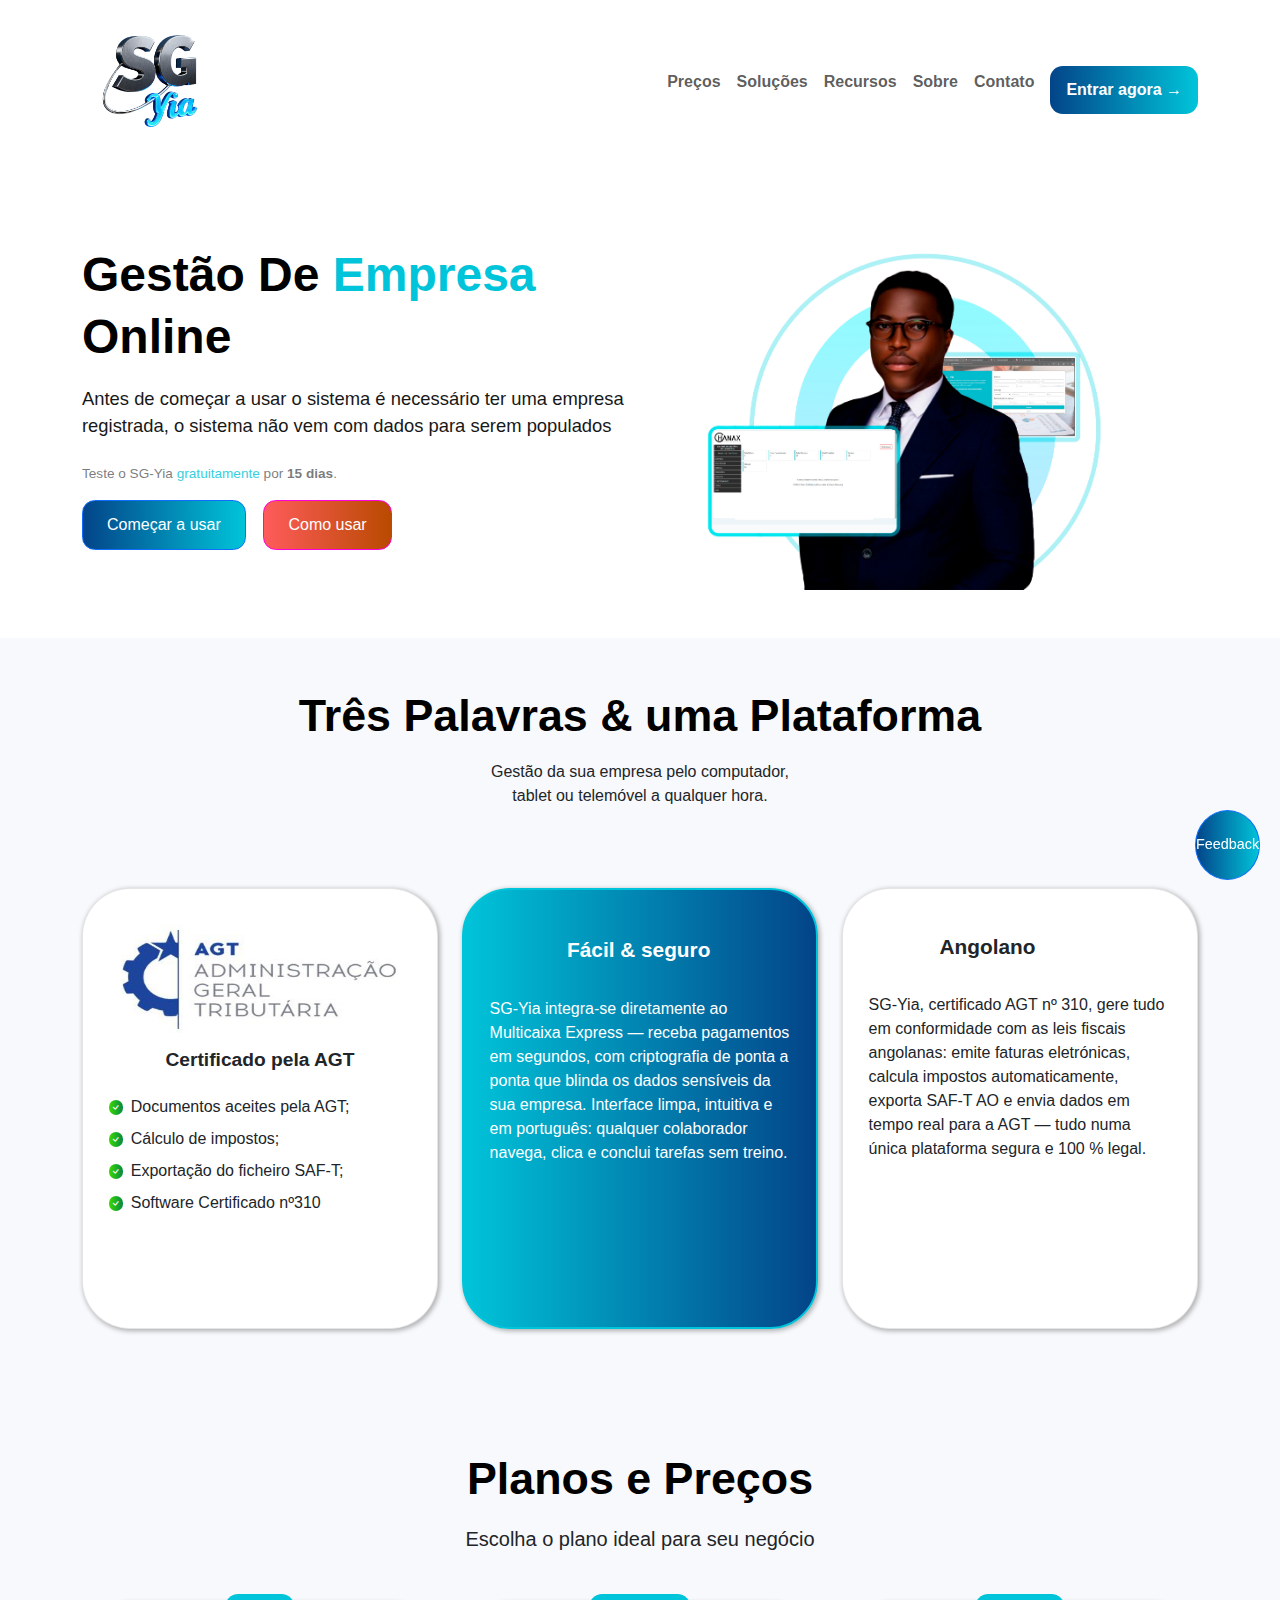
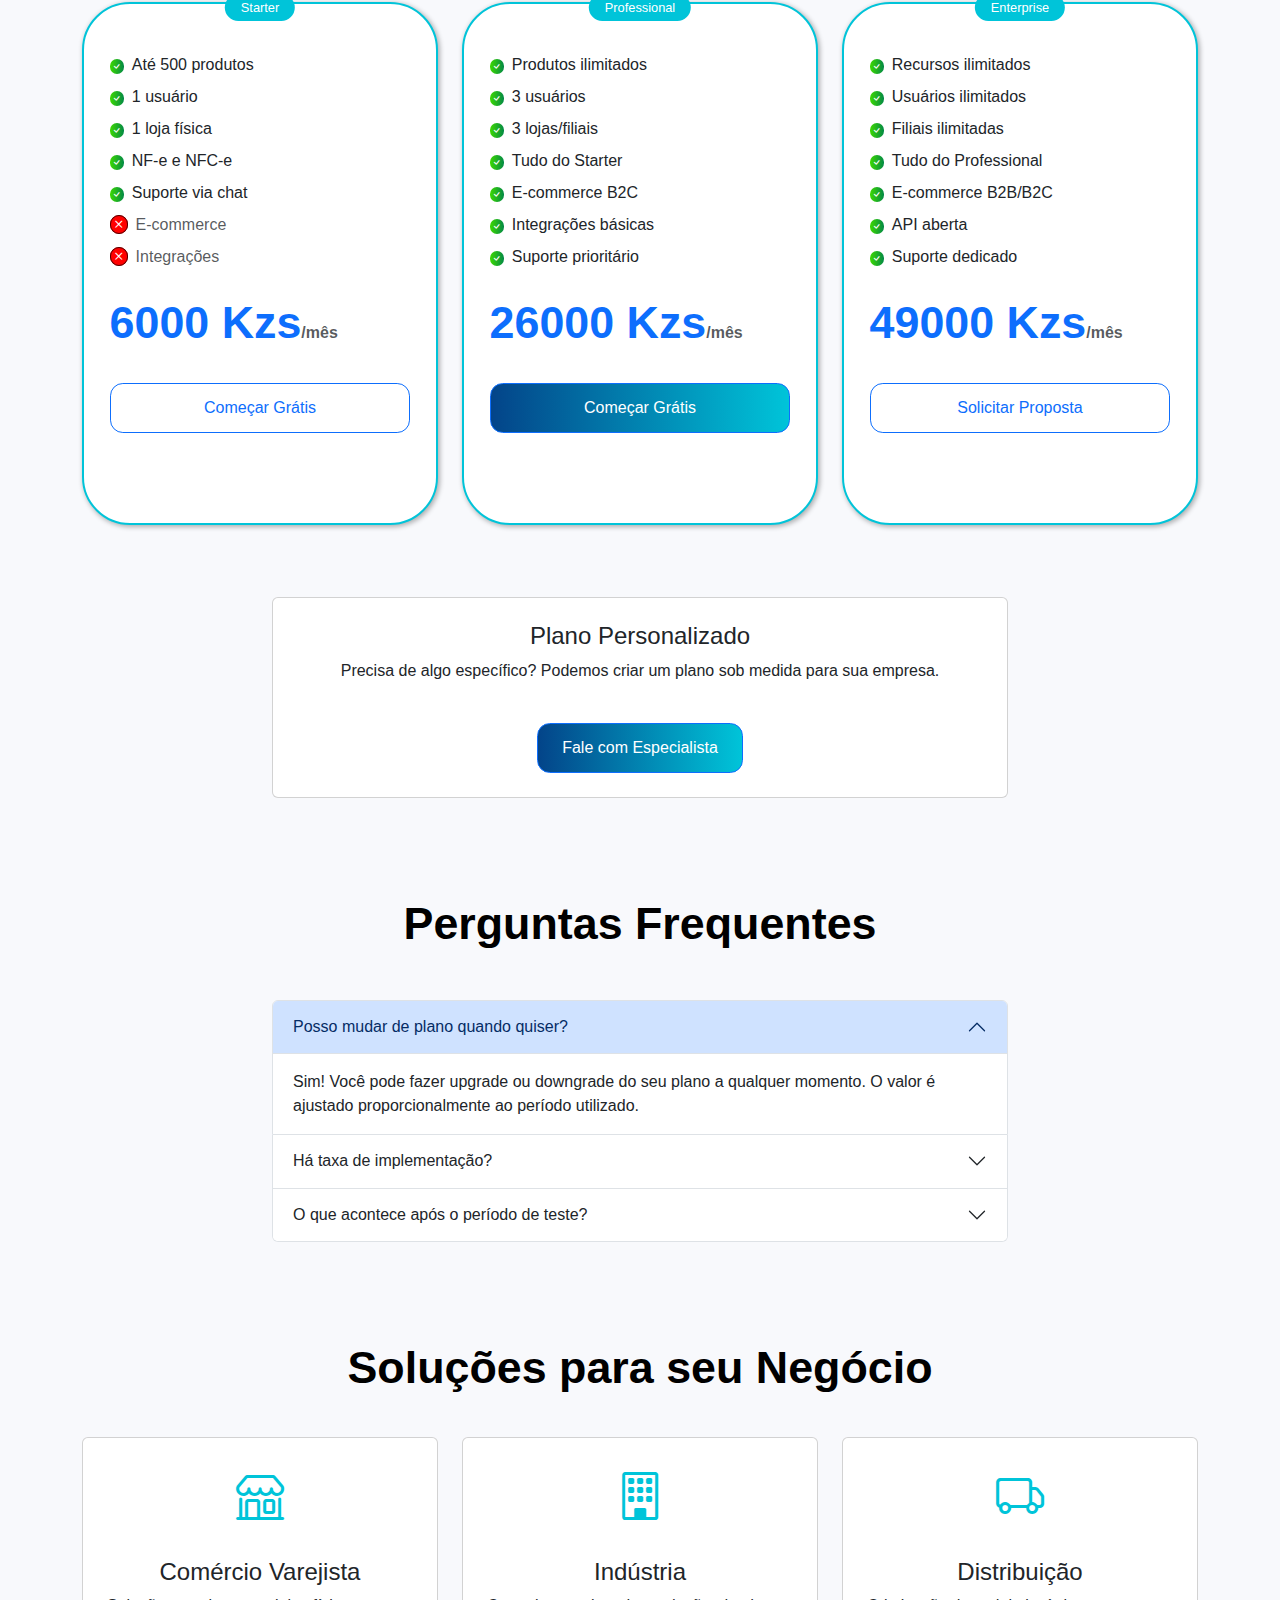
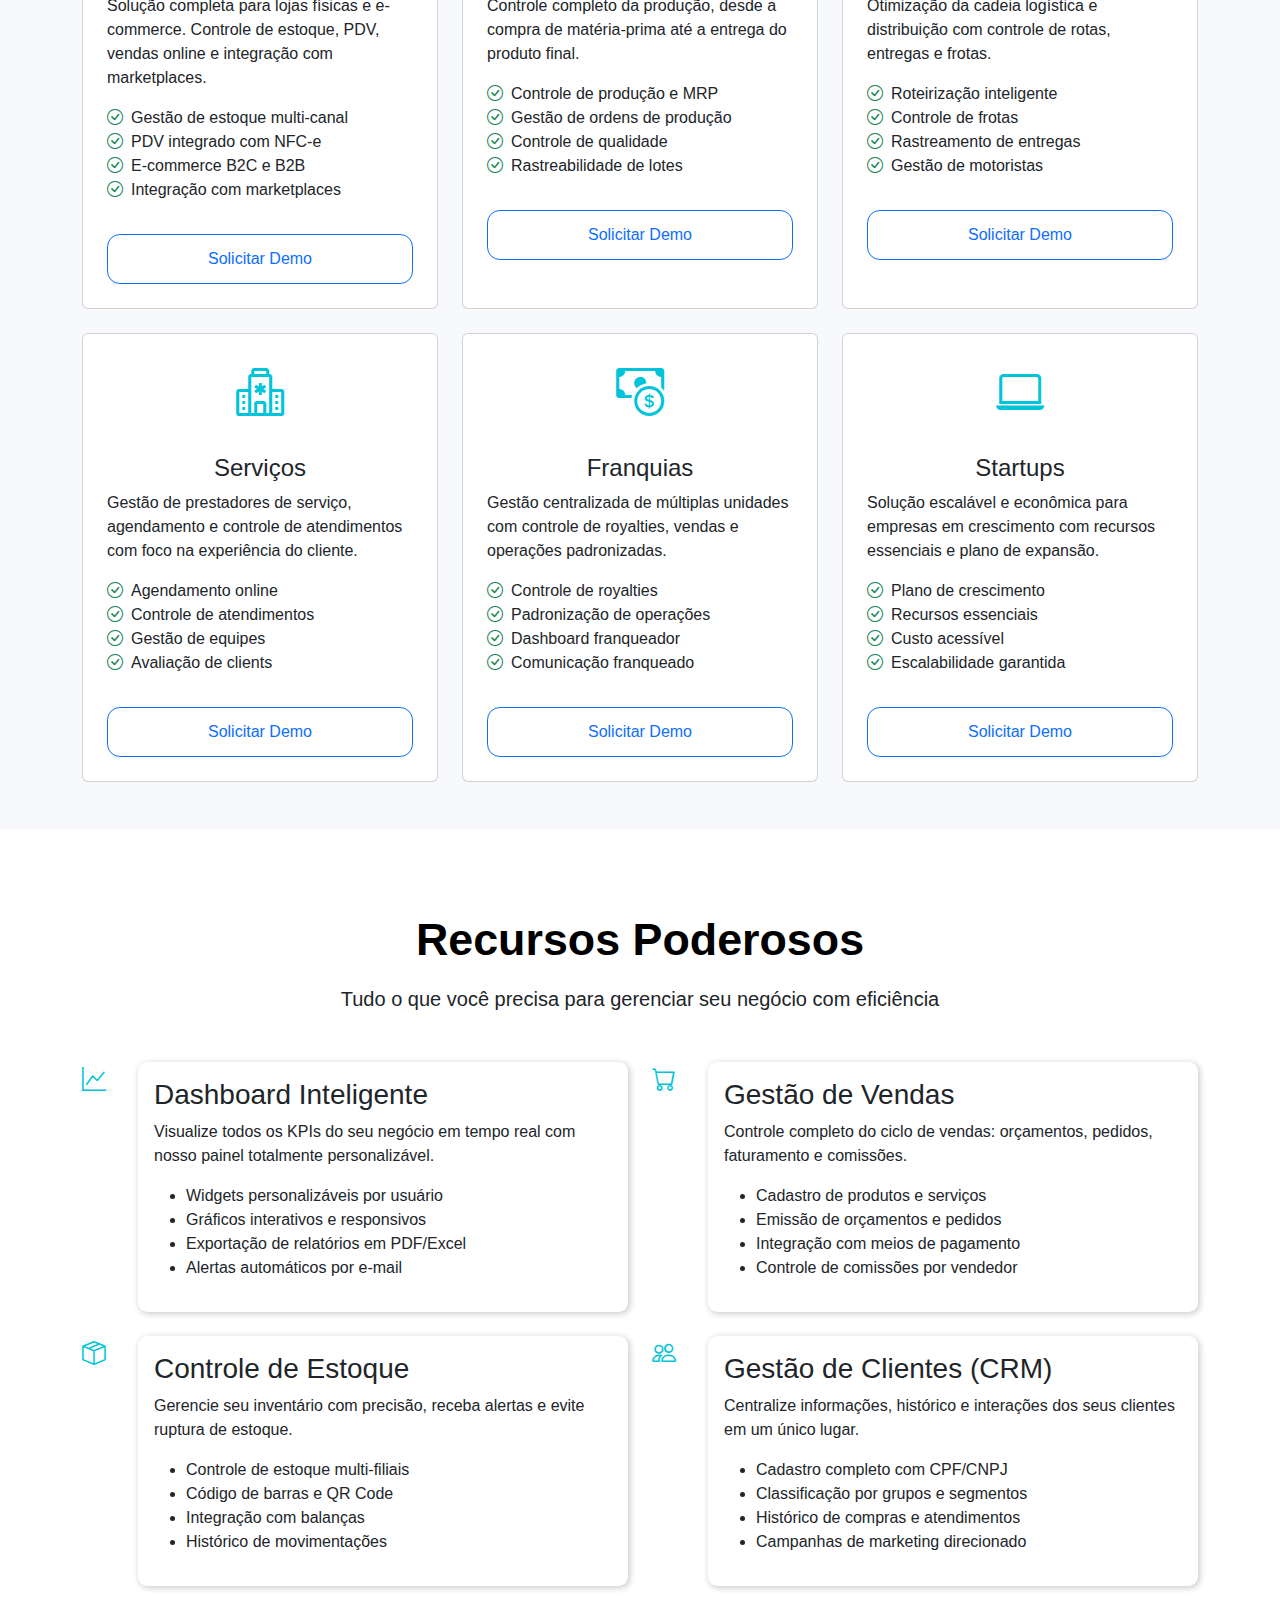
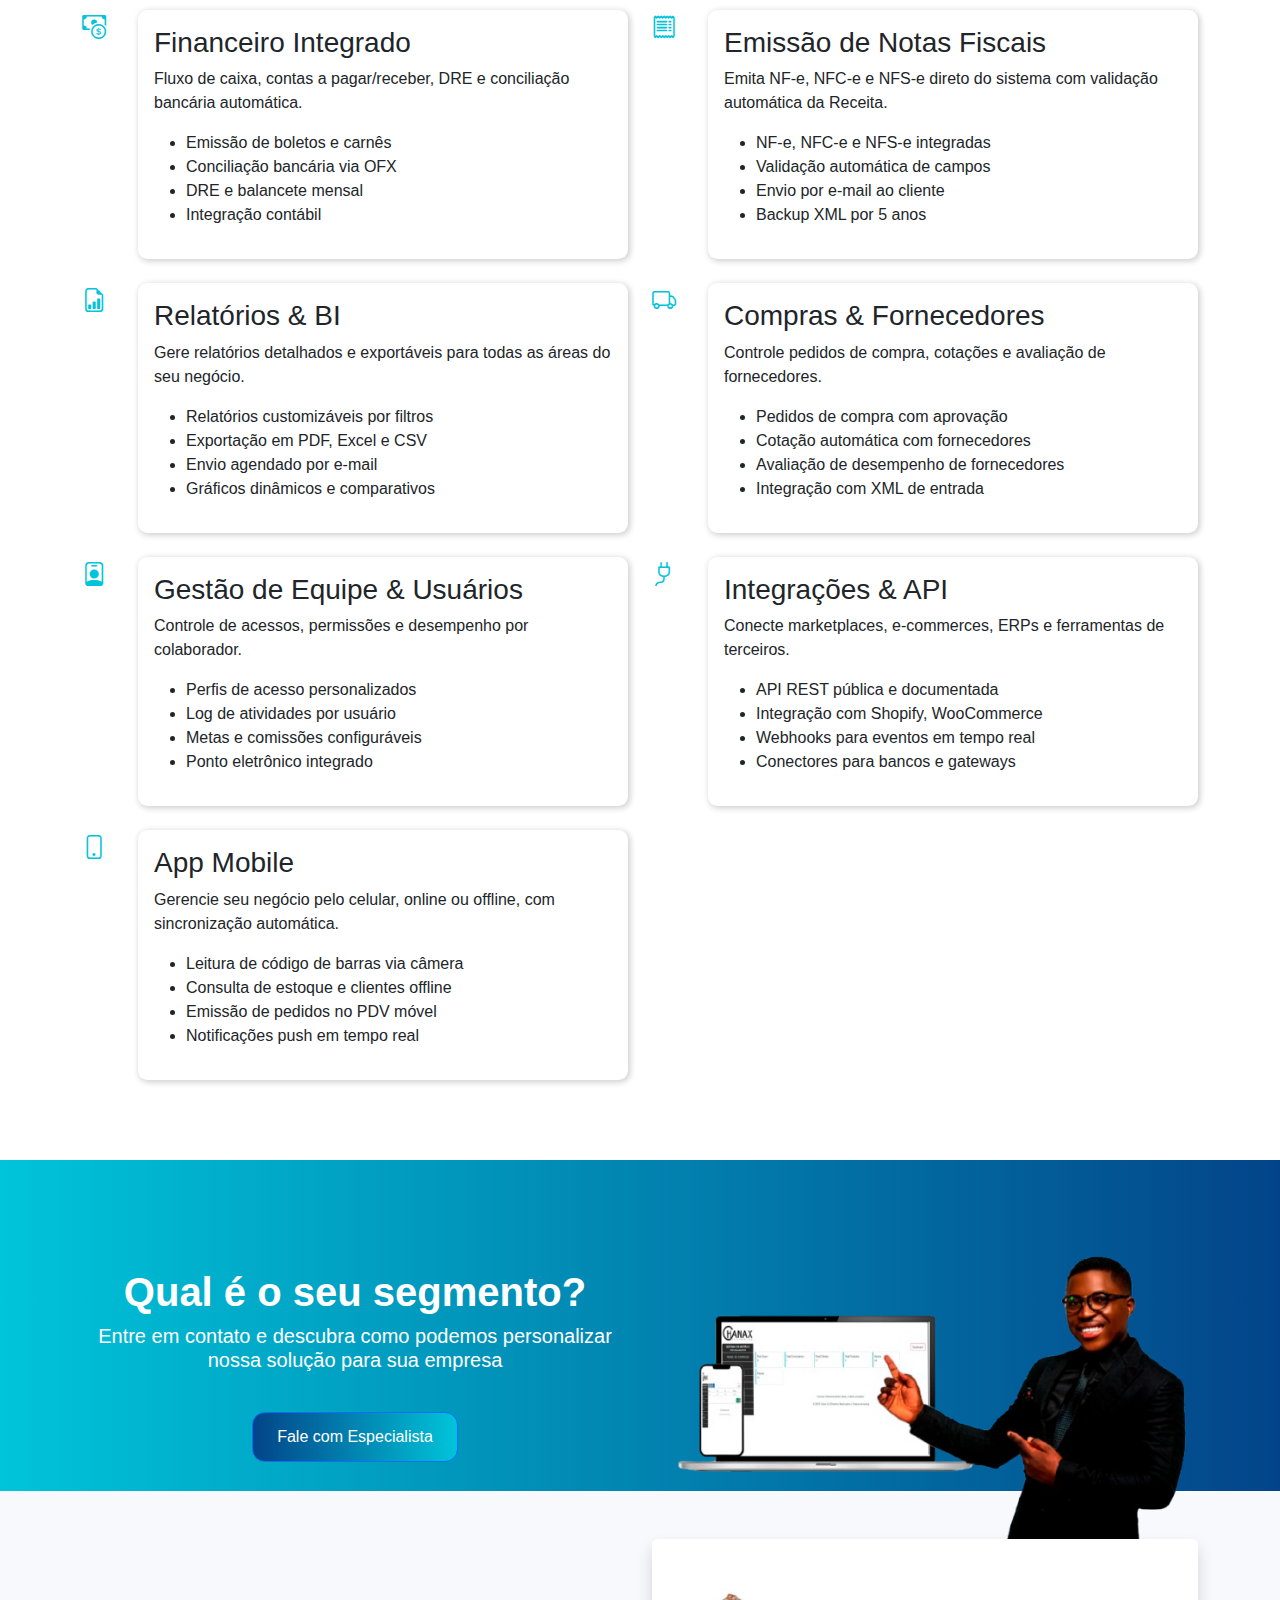
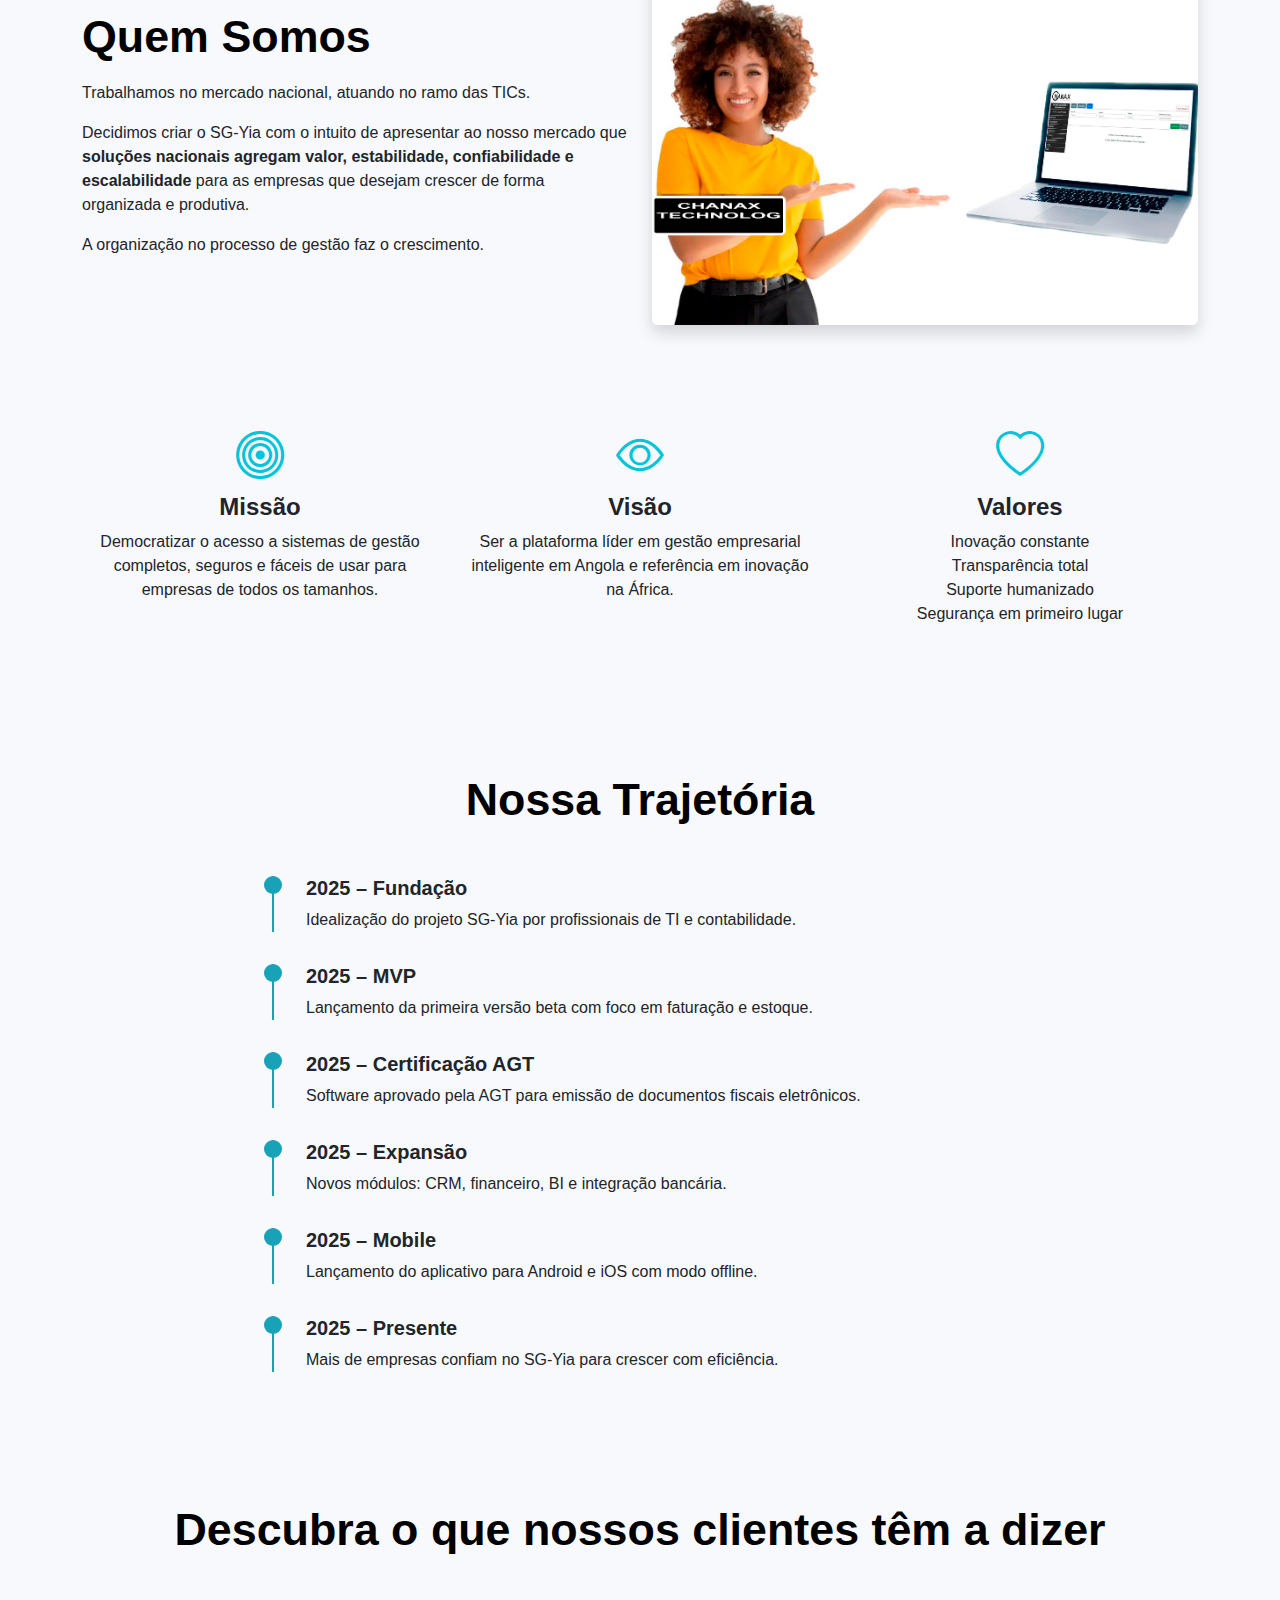
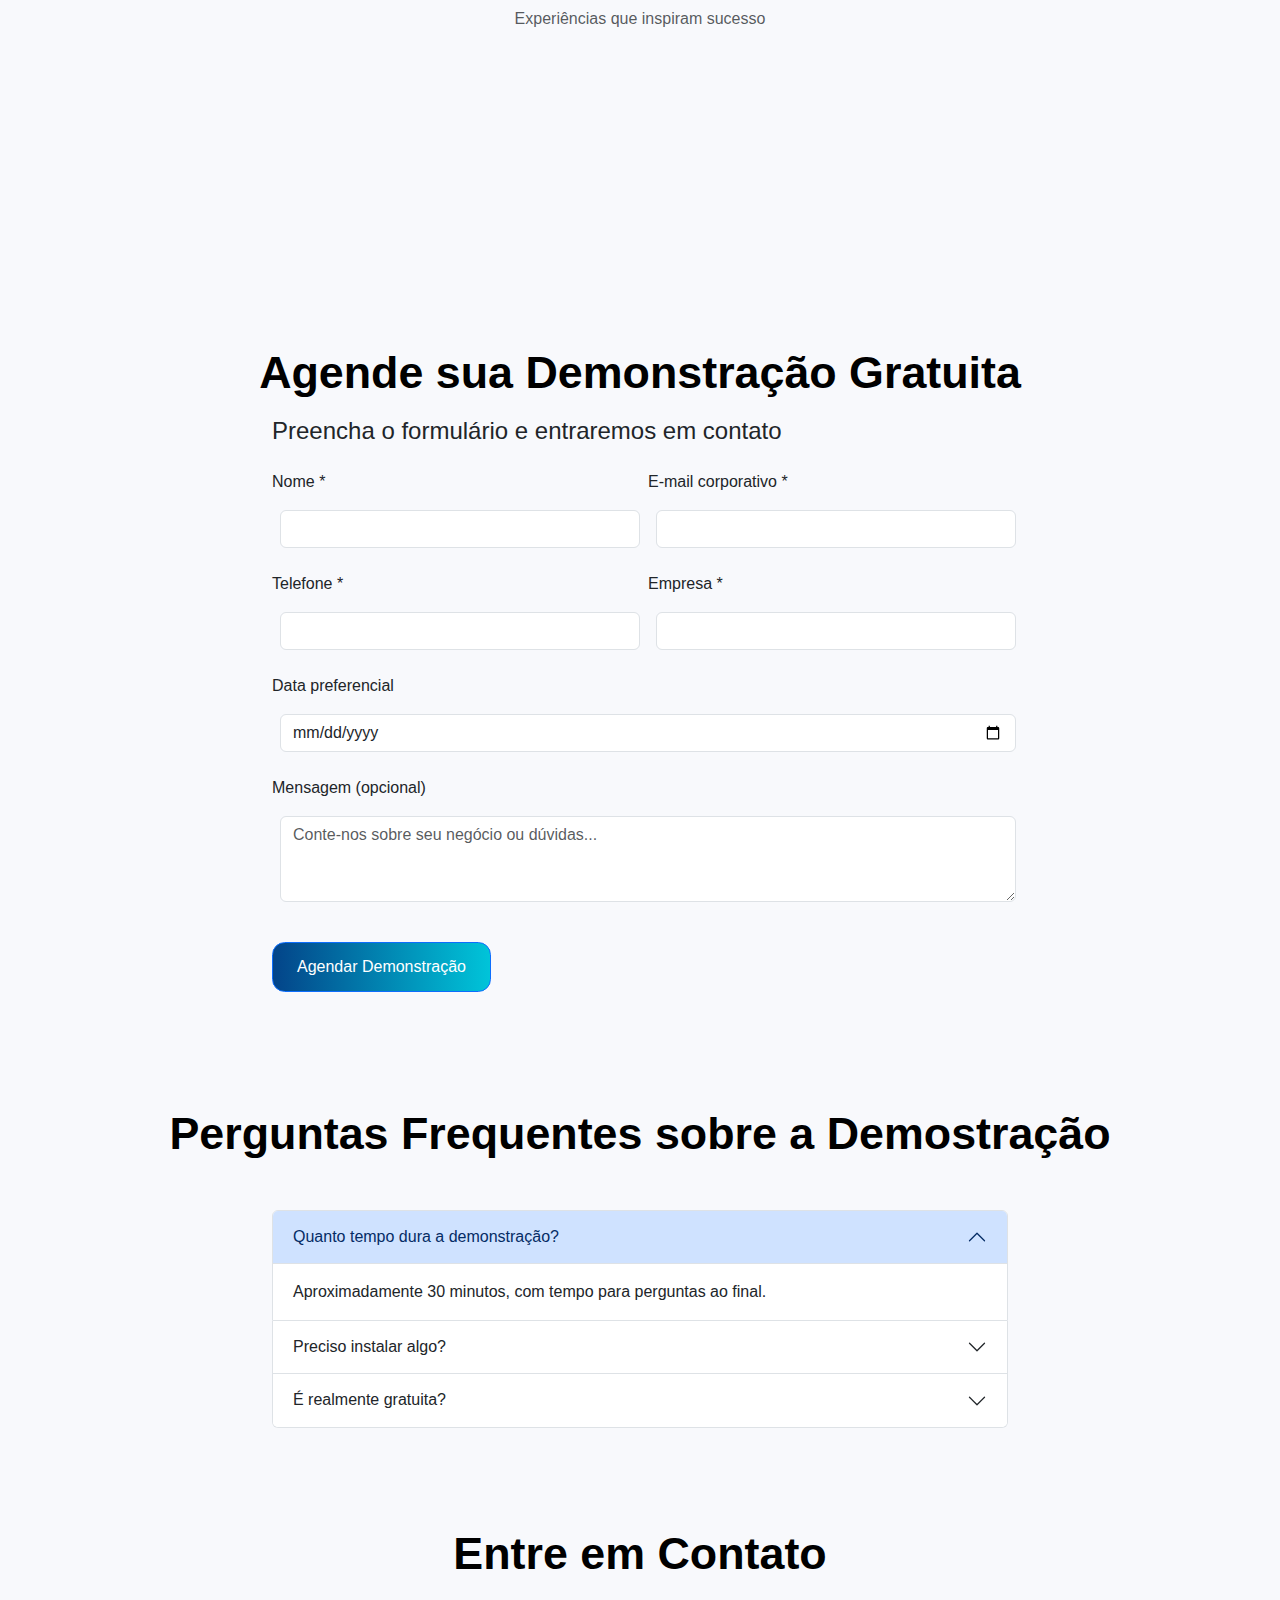
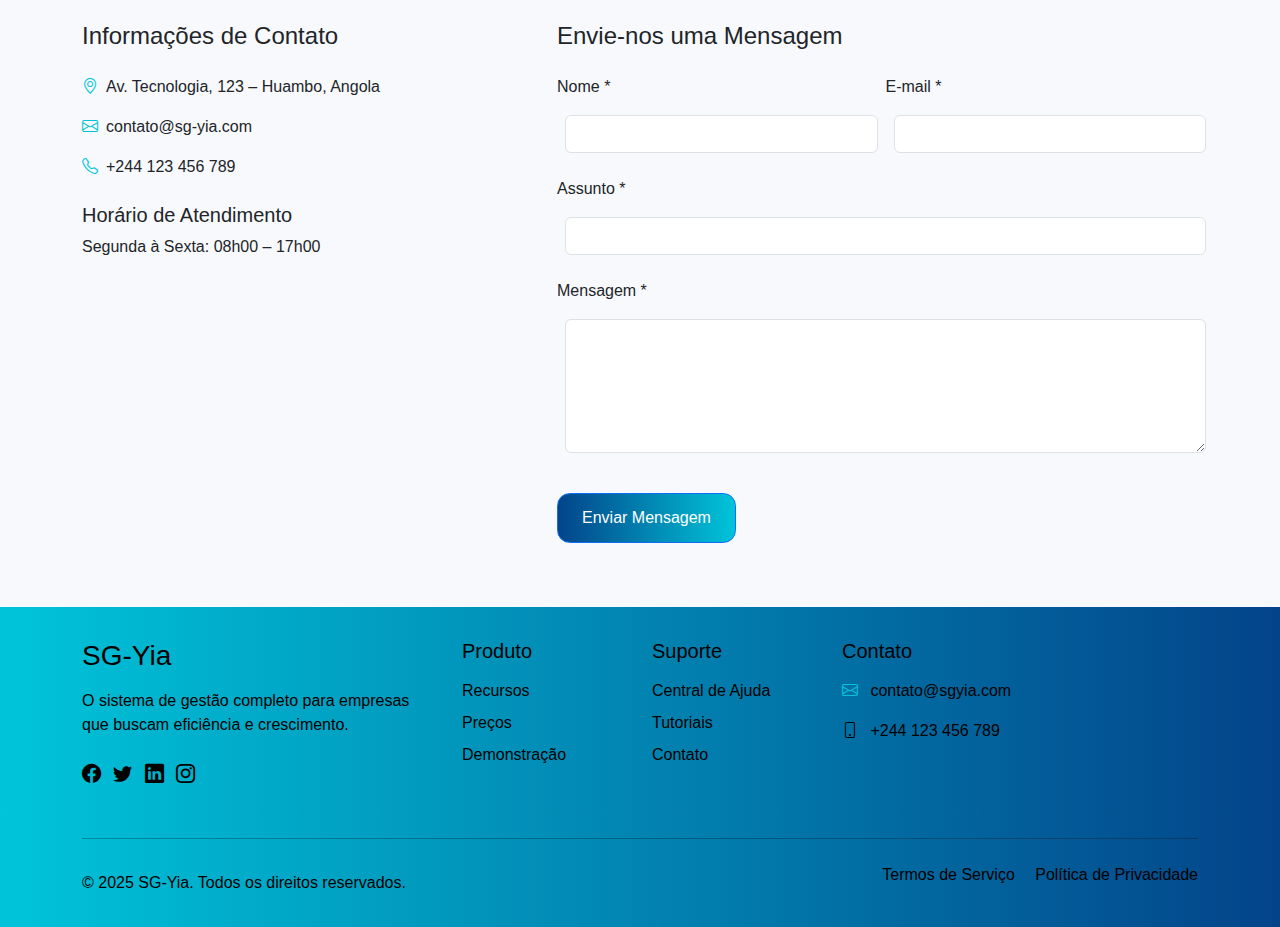
<file: index.html>
<!DOCTYPE html>
<html lang="pt">

<head>
  <meta charset="UTF-8">
  <meta name="viewport" content="width=device-width, initial-scale=1.0, maximum-scale=1.0, user-scalable=no">
  <link rel="shortcut icon" href="./logo/LOGO-CHANAX-BLUE.png" type="image/x-icon">
  <title>SG-Yia | Sistema de Gestão Inteligente</title>
                      
  <link href="./css/bootstrap.min.css" rel="stylesheet">
  <link href="./css/style.css" rel="stylesheet">
  <link href="./css/header.css" rel="stylesheet">
  <link rel="stylesheet" href="https://cdn.jsdelivr.net/npm/bootstrap-icons@1.10.0/font/bootstrap-icons.css ">
  <style>
    :root {
      --primary: #00c4d9;
      --primary-dark: #ffffff;
      --secondary: #ffffff;
      --light: #ffffff;
    }

    /* NAVBAR */
    .navbar-brand {
      font-weight: 700;
      font-size: 1.4rem;
      color: var(--primary) !important;
    }

    .nav-link {
      font-weight: 500;
      font-size: 1rem;
    }

    /* HERO (estilo Sergest) */
    .hero {
      background: #f1f3f5;
      color: #000;
      padding: 3rem 0;
    }



      .ln2{
        background:  linear-gradient(to right, #ff0000a4,#b94a00) !important;
      margin-left: 0;
      margin-right: 0;
      border: 1px solid #ff00dd !important;
      color: #fff;
    }
    @media (min-width: 768px) {
      .hero {
        padding: 6rem 0 5rem;
      }
    }

    .hero h1 {
      font-size: 2rem;
      font-weight: 700;
      line-height: 1.3;
      margin-bottom: 1rem;
    }

    @media (min-width: 768px) {
      .hero h1 {
        font-size: 3rem;
      }
    }

    .hero p {
      font-size: 1rem;
      opacity: .9;
      margin-bottom: 1.5rem;
    }

    @media (min-width: 768px) {
      .hero p {
        font-size: 1.15rem;
        margin-bottom: 2rem;
      }
    }

    .hero-btn-primary, .hero-btn-primary2 {
      font-weight: 600;
      padding: .6rem 1rem;
      border-radius: 10px;
      border: none;
      transition: .3s;
      width: 100%;
      margin-bottom: 0.5rem;
    }

    @media (min-width: 576px) {
      .hero-btn-primary, .hero-btn-primary2 {
        width: auto;
        margin-bottom: 0;
      }
    }

    .hero-btn-primary {
      background: #033e81;
      color: #fff;
    }

    .hero-btn-primary:hover {
      background: #f1f3f5;
      color: var(--primary-dark);
    }

    .hero-btn-primary2 {
      background: #f1f3f5;
      color: #ff0000;
      border: 1px solid #ff0000;
    }

    .hero-btn-primary2:hover {
      background: #ff0000;
      color: #fff;
    }

    .hero small {
      display: block;
      margin-top: .5rem;
      font-size: .85rem;
      opacity: .8;
    }

    .hero-img {
      max-width: 100%;
      height: auto;
      border-radius: 10px;
      margin-top: 1.5rem;
    }

    /* Features */
    .features {
      padding: 3rem 0;
      background-color: var(--secondary);
    }

    @media (min-width: 768px) {
      .features {
        padding: 5rem 0;
      }
    }

    .feature-card {
      background: var(--light);
      border-radius: 5rem;
      padding: 1.5rem;
      box-shadow: 0 5px 15px rgba(0, 0, 0, .10);
      height: 100%;
      transition: transform .3s;
      margin-bottom: 1rem;
    }

    @media (min-width: 768px) {
      .feature-card {
        padding: 2rem;
        margin-bottom: 0;
      }
    }

    .feature-card:hover {
      transform: translateY(-10px);
    }

    /* CTA & Footer */
    .cta {
      background: #1a1a1a;
      color: white;
      padding: 3rem 0;
    }

    @media (min-width: 768px) {
      .cta {
        padding: 4rem 0;
      }
    }

    .en, .en2 {
       background:  linear-gradient(to left, #00c4d9,#034489);
      color: #fff;
      transition: all 1s;
      border: none;
      white-space: nowrap;
    }

    

    .en2 {
      display: block;
      margin-left: auto;
      margin-right: auto;
    }

    .palavra span{
      font-weight: 700;
      line-height: 1.3;
      display: inline-block;
      color: #00c4d9;


       
    }

    @media (min-width: 768px) {
      .palavra  {
        font-size: 3rem;
      }
    }

   
      h2{

       font-size: 2.8rem !important;
      font-weight: 700 !important;
      line-height: 1.3 !important;
      color: #000000 !important;
     }

    .blue {
      background: linear-gradient(to right, #00c4d9,#034489);
    }

    .pricing-card {
      height: auto;
      min-height: 23rem;
      border: 0.1rem solid rgba(0, 0, 0, 0.1);
      border-radius: 1.5rem;
      box-shadow: 0.1rem 0.1rem 0.3rem rgba(0, 0, 0, 0.3);
      margin-bottom: 2rem;
      padding: 1rem;
    }

    @media (min-width: 768px) {
      .pricing-card {
        border-radius: 3rem;
        margin-bottom: 4rem;
        padding: 0.1rem;
      }
    }

    .img {
      width: 100%;
      height: 6rem;
    }

    @media (min-width: 768px) {
      .img {
        height: 8rem;
      }
    }

    .titulo {
      margin-top: 0.3rem;
      font-size: 1.2rem;
    }

    @media (min-width: 768px) {
      .titulo {
        font-size: 1.2rem;
      }
    }

    .st {
      font-size: 1.3rem;
    }

    @media (min-width: 768px) {
      .st {
        font-size: 1.3rem;
      }
    }

    p, ul {
      margin-top: 0.5rem;
      font-size: 0.9rem;
    }

    @media (min-width: 768px) {
      p, ul {
        font-size: 1rem;
      }
    }

    .whit {
      border: 0.1rem;
      border-radius: 5rem;
      background: linear-gradient(to right, #3dd900,#038946);
      font-size: 0.7rem;
      padding: 0.1rem;
      margin-left: 0;
    }

    @media (min-width: 768px) {
      .whit {
        font-size: 0.7rem;
      }
    }

   

    

    .pp {
      margin-bottom: 2rem;
    }

    @media (min-width: 768px) {
      .pp {
        margin-bottom: 5rem;
      }
    }

    /* Ajustes para mobile */
    .feature-icon {
      font-size: 1.5rem;
      margin-right: 1rem;
    }

    .navbar-toggler {
      padding: 0.25rem 0.5rem;
      font-size: 1rem;
    }

    .btn {
      padding: 0.5rem 1rem;
      font-size: 0.9rem;
    }

    @media (min-width: 768px) {
      .btn {
        padding: 0.75rem 1.5rem;
        font-size: 1rem;
      }
    }

    /* Ajustes para formulário de feedback */
    #formFeedbackArea {
      max-width: 100%;
      margin: 1rem;
    }

    /* Footer mobile */
    footer .col-lg-4, footer .col-lg-2, footer .col-md-4 {
      margin-bottom: 1.5rem;
    }

    .social-icons a {
      margin-right: 0.5rem;
      font-size: 1.2rem;
    }

    /* Garantir que imagens não ultrapassem a largura da tela */
    img {
      max-width: 100%;
      height: auto;
    }

    /* Ajustes para cards de recursos */
    .d-flex {
      flex-direction: column;
    }

    @media (min-width: 768px) {
      .d-flex {
        flex-direction: row;
      }
    }

    .flex-grow-1 {
      margin-top: 1rem;
    }

    @media (min-width: 768px) {
      .flex-grow-1 {
        margin-top: 0;
        margin-left: 1rem;
      }
    }

    /* Novos estilos para responsividade */
    @media (max-width: 767px) {
      .navbar-nav {
        text-align: center;
      }
      
      .hero h1 {
        font-size: 1.8rem;
      }
      
      .palavra span {
        font-size: 1.8rem;
      }
      
      .pricing-card {
        margin-bottom: 1.5rem;
      }
      
      .solution-card {
        margin-bottom: 1.5rem;
      }
      
      .feature-icon-lg {
        font-size: 2rem;
      }
      
      .timeline-item {
        margin-bottom: 1.5rem;
        padding-left: 1rem;
      
      }
    }
    
    @media (max-width: 575px) {
      .hero h1 {
        font-size: 1.5rem;
      }
      
      .palavra span {
        font-size: 1.5rem;
      }
      
      .btn {
        width: 100%;
        margin-bottom: 0.5rem;
      }
      
      .hero small {
        text-align: center;
      }
    }
    
    .solution-card {
      transition: transform 0.3s;
    }
    
    .solution-card:hover {
      transform: translateY(-5px);
    }
    
    .feature-icon-lg {
      font-size: 3rem;
      color: var(--primary);
    }
    
   .timeline-item {
      position: relative;
      padding-left: 2rem;
      border-left: 2px solid #17a2b7;
      margin-bottom: 2rem;
    }
    .timeline-item::before {
      content: '';
      position: absolute;
      left: -10px;
      top: 0;
      width: 18px;
      height: 18px;
      border-radius: 50%;
      background: #17a2b7;
    }
    .testimonial-card {
      background:transparent;
      border-radius: 1rem;
      padding: 1.5rem;
     
      margin-bottom: 1.5rem;
      height: 100%;
    }
    
    .contact-info {
      display: flex;
      align-items: center;
      margin-bottom: 1rem;
    }
    
    .contact-info i {
      margin-right: 0.5rem;
      color: var(--primary);
    }
    
    .featured-badge {
      position: absolute;
      top: -10px;
      left: 50%;
      transform: translateX(-50%);
      background: var(--primary);
      color: #ffffff;
      padding: 0.25rem 1rem;
      border-radius: 20px;
      font-size: 0.8rem;
    }
    
    .exp {
      background: linear-gradient(to right, #00c4d9, #034489);
    }
    
    .feed {
      position: fixed;
      bottom: 20px;
      right: 20px;
      z-index: 1000;
      border-radius: 50%;
      width: 65px;
      height: 70px;
      display: flex;
      align-items: center;
      justify-content: center;
      font-size: 0.9rem;
     
    }
    
    .nos {
      margin-bottom: 2rem;
    }
    
    @media (max-width: 767px) {
      .nos {
        margin-bottom: 2.5rem;
      }
    }
  </style>
</head>

<body>
  <!-- Navbar atualizada -->
 <nav class="navbar navbar-expand-lg navbar-light bg-white sticky-top">
    <div class="container">
      <a class="navbar-brand active fw-bold text-primary fs-3" href="index.html"><img src="./logo/sg-yia2.png" class="rounded img-fluid" width="130" alt=""></a>
      <button class="navbar-toggler" type="button" data-bs-toggle="collapse" data-bs-target="#navbarNav">
        <span class="navbar-toggler-icon"></span>
      </button>
      <div class="collapse navbar-collapse" id="navbarNav">
        <ul class="navbar-nav ms-auto align-items-center">
          <li class="nav-item"><a class="nav-link fw-semibold" href="#pricing-section">Preços</a></li>
          <li class="nav-item"><a class="nav-link fw-semibold" href="#solution">Soluções</a></li>
          <li class="nav-item"><a class="nav-link fw-semibold" href="#features">Recursos</a></li>
          <li class="nav-item"><a class="nav-link fw-semibold" href="#about-company">Sobre</a></li>
          <li class="nav-item"><a class="nav-link fw-semibold" href="#cont">Contato</a></li>
          <li class="nav-item ms-lg-2 mt-2 mt-lg-0">
            <a class="btn en btn-outline-primary fw-semibold px-3" href="../GESTAO/login.php">Entrar agora →</a>
          </li>
        </ul>
      </div>
    </div>
  </nav>


  <!-- Hero atualizada -->
  <section class="hero bg-white py-5">
    <div class="container">
      <div class="row align-items-center gy-4">
        <div class="col-lg-6 text-center text-lg-start">
          <h1 class="display-5 fw-bold mb-3 palavra">
            Gestão De <span>Empresa</span> Online
          </h1>
          <p class="lead mb-4">
            Antes de começar a usar o sistema é necessário ter uma empresa registrada, o sistema não vem com dados para serem populados
          </p>
          <small class="text-muted mt-2 d-block">Teste o SG-Yia <span class="gra">gratuitamente</span> por <strong>15 dias</strong>. </small>
          <div class="d-flex flex-column flex-sm-row gap-3 justify-content-center justify-content-lg-start">
            <button class="btn btn-primary ln px-4">Começar a usar</button>
            <button class="btn ln2  px-4">Como usar</button>
          </div>
        </div>
        <div class="col-lg-6 text-center">
          <img src="./img/bdprinc.jpg" alt="Dashboard SG-Yia" class="img-fluid rounded">
        </div>
      </div>
    </div>
  </section>

  <!-- Pricing Section -->
  <section class="py-5">
    <div class="container">
      <h2 class="text-center  display-5  mb-3 palavra1">Três Palavras & uma Plataforma</h2>
      <p class="text-center pp">Gestão da sua empresa pelo computador, <br> tablet ou telemóvel a qualquer hora.</p>
      <div class="row g-4 justify-content-center">
        <!-- Starter Plan -->
        <div class="col-md-8 col-lg-4 mb-4">
          <div class="card pricing-card h-100">
            <div class="card-body p-4">
              <div class="absolute top-0 bottom-0 left-0 right-0"> <img src="./img/agt -logop-CtBjrJw3.jpeg" class="img" alt=""></div>
              <h5 class="fw-bold text-center titulo">Certificado pela AGT</h5>
              <ul class="list-unstyled mb-4 mt-4">
                <li class="mb-2"><i class="bi bi-check text-white whit me-2"></i>Documentos aceites pela AGT;</li>
                <li class="mb-2"><i class="bi bi-check text-white whit me-2"></i>Cálculo de impostos;</li>
                <li class="mb-2"><i class="bi bi-check text-white whit me-2"></i>Exportação do ficheiro SAF-T;</li>
                <li class="mb-2"><i class="bi bi-check text-white whit me-2"></i>Software Certificado nº310</li>
              </ul>
            </div>
          </div>
        </div>
        
        <!-- Professional Plan -->
        <div class="col-md-8 col-lg-4 mb-4">
          <div class="card pricing-card blue featured h-100">
            <div class="card-body p-4">
              <div class="absolute top-0 bottom-0 left-0 right-0"> <img src="[data-uri]" class="w-[4em] fa" alt=""> <strong class="st titulo text-white fw-bold">Fácil & seguro</strong>  </div>
              <p class="text-white">SG-Yia integra-se diretamente ao Multicaixa Express — receba pagamentos em segundos, com criptografia de ponta a ponta que blinda os dados sensíveis da sua empresa.
                Interface limpa, intuitiva e em português: qualquer colaborador navega, clica e conclui tarefas sem treino.</p>
            </div>
          </div>
        </div>
        
        <!-- Enterprise Plan -->
        <div class="col-md-8 col-lg-4 mb-4">
          <div class="card pricing-card h-100">
            <div class="card-body p-4">
              <div class="absolute top-0 bottom-0 left-0 right-0">
                <img src="[data-uri]" class="w-[4em]" alt=""><strong class="st titulo">Angolano</strong>
              </div>
              <p>SG-Yia, certificado AGT nº 310, gere tudo em conformidade com as leis fiscais angolanas: emite faturas eletrónicas, calcula impostos automaticamente, exporta SAF-T AO e envia dados em tempo real para a AGT — tudo numa única plataforma segura e 100 % legal.</p>
            </div>
          </div>
        </div>
      </div>
    </div>
  </section>

<!-- Pricing Section -->
<section id="pricing-section" class="py-5">
  <div class="container">
    <div class="text-center mb-5">
      <h2 class="mb-3">Planos e Preços</h2>
      <p class="lead">Escolha o plano ideal para seu negócio</p>
    </div>
    <div class="row g-4 justify-content-center">
      <!-- Starter Plan -->
      <div class="col-md-8 col-lg-4 mb-4">
        <div class="card pricing-card featured h-100 position-relative">
          <div class="featured-badge">Starter</div>
          <div class="card-body p-4">
            <ul class="list-unstyled mb-4 mt-4">
              <li class="mb-2"><i class="bi bi-check text-white whit me-2"></i>Até 500 produtos</li>
              <li class="mb-2"><i class="bi bi-check text-white whit me-2"></i>1 usuário</li>
              <li class="mb-2"><i class="bi bi-check text-white whit me-2"></i>1 loja física</li>
              <li class="mb-2"><i class="bi bi-check text-white whit me-2"></i>NF-e e NFC-e</li>
              <li class="mb-2"><i class="bi bi-check text-white whit me-2"></i>Suporte via chat</li>
              <li class="text-muted mb-2"><i class="bi bi-x text-white danger me-2"></i>E-commerce</li>
              <li class="text-muted mb-2"><i class="bi bi-x text-white danger me-2"></i>Integrações</li>
            </ul>
            <h2 class="text-primary mb-3">6000 Kzs<span class="text-muted fs-6">/mês</span></h2>
            <a href="#demost" class="btn btn-outline-primary w-100">Começar Grátis</a>
          </div>
        </div>
      </div>
      
      <!-- Professional Plan -->
      <div class="col-md-8 col-lg-4 mb-4">
        <div class="card pricing-card featured h-100 position-relative">
          <div class="featured-badge">Professional</div>
          <div class="card-body p-4">
            <ul class="list-unstyled mb-4 mt-4">
              <li class="mb-2"><i class="bi bi-check text-white whit me-2"></i>Produtos ilimitados</li>
              <li class="mb-2"><i class="bi bi-check text-white whit me-2"></i>3 usuários</li>
              <li class="mb-2"><i class="bi bi-check text-white whit me-2"></i>3 lojas/filiais</li>
              <li class="mb-2"><i class="bi bi-check text-white whit me-2"></i>Tudo do Starter</li>
              <li class="mb-2"><i class="bi bi-check text-white whit me-2"></i>E-commerce B2C</li>
              <li class="mb-2"><i class="bi bi-check text-white whit me-2"></i>Integrações básicas</li>
              <li class="mb-2"><i class="bi bi-check text-white whit me-2"></i>Suporte prioritário</li>
            </ul>
            <h2 class="text-primary mb-3">26000 Kzs<span class="text-muted fs-6">/mês</span></h2>
            <a href="#demost" class="btn btn-primary w-100">Começar Grátis</a>
          </div>
        </div>
      </div>
      
      <!-- Enterprise Plan -->
      <div class="col-md-8 col-lg-4 mb-4">
        <div class="card pricing-card featured h-100 position-relative">
          <div class="featured-badge">Enterprise</div>
          <div class="card-body p-4">
            <ul class="list-unstyled mb-4 mt-4">
              <li class="mb-2"><i class="bi bi-check text-white whit me-2"></i>Recursos ilimitados</li>
              <li class="mb-2"><i class="bi bi-check text-white whit me-2"></i>Usuários ilimitados</li>
              <li class="mb-2"><i class="bi bi-check text-white whit me-2"></i>Filiais ilimitadas</li>
              <li class="mb-2"><i class="bi bi-check text-white whit me-2"></i>Tudo do Professional</li>
              <li class="mb-2"><i class="bi bi-check text-white whit me-2"></i>E-commerce B2B/B2C</li>
              <li class="mb-2"><i class="bi bi-check text-white whit me-2"></i>API aberta</li>
              <li class="mb-2"><i class="bi bi-check text-white whit me-2"></i>Suporte dedicado</li>
            </ul>
            <h2 class="text-primary mb-3">49000 Kzs<span class="text-muted fs-6">/mês</span></h2>
            <a href="#demost" class="btn btn-outline-primary w-100">Solicitar Proposta</a>
          </div>
        </div>
      </div>
    </div>
    
    <!-- Custom Plan -->
    <div class="row mt-5">
      <div class="col-lg-8 mx-auto">
        <div class="card ">
          <div class="card-body p-4 text-center">
            <h4>Plano Personalizado</h4>
            <p class="mb-4">Precisa de algo específico? Podemos criar um plano sob medida para sua empresa.</p>
            <a href="contato.html" class="btn btn-primary">Fale com Especialista</a>
          </div>
        </div>
      </div>
    </div>
  </div>
</section>
  





  <!-- FAQ Section -->
  <section class="py-5 ">
    <div class="container">
      <h2 class="text-center mb-5">Perguntas Frequentes</h2>
      <div class="row">
        <div class="col-lg-8 mx-auto">
          <div class="accordion" id="faqAccordion">
            <div class="accordion-item">
              <h2 class="accordion-header">
                <button class="accordion-button" type="button" data-bs-toggle="collapse" data-bs-target="#faq1">
                  Posso mudar de plano quando quiser?
                </button>
              </h2>
              <div id="faq1" class="accordion-collapse collapse show" data-bs-parent="#faqAccordion">
                <div class="accordion-body">
                  Sim! Você pode fazer upgrade ou downgrade do seu plano a qualquer momento. O valor é ajustado proporcionalmente ao período utilizado.
                </div>
              </div>
            </div>
            
            <div class="accordion-item">
              <h2 class="accordion-header">
                <button class="accordion-button collapsed" type="button" data-bs-toggle="collapse" data-bs-target="#faq2">
                  Há taxa de implementação?
                </button>
              </h2>
              <div id="faq2" class="accordion-collapse collapse" data-bs-parent="#faqAccordion">
                <div class="accordion-body">
                  Não! A implementação é gratuita em todos os planos. Oferecemos treinamento completo e suporte durante todo o processo de migração.
                </div>
              </div>
            </div>
            
            <div class="accordion-item">
              <h2 class="accordion-header">
                <button class="accordion-button collapsed" type="button" data-bs-toggle="collapse" data-bs-target="#faq3">
                  O que acontece após o período de teste?
                </button>
              </h2>
              <div id="faq3" class="accordion-collapse collapse" data-bs-parent="#faqAccordion">
                <div class="accordion-body">
                  Você pode escolher um plano e continuar usando normalmente. Se não quiser continuar, seus dados são mantidos por 30 dias caso mude de ideia.
                </div>
              </div>
            </div>
          </div>
        </div>
      </div>
    </div>
  </section>

<!-- Soluções -->

<section id="solution" class="py-5">
  <div class="container">
    
    <div class="row g-4">
      <div class="text-center"><h2 class="display-5  mb-3 palavra1">
        Soluções para seu Negócio 
      </h2></div>
      <div class="col-lg-4 col-md-6">
        <div class="card solution-card h-100">
          <div class="card-body p-4">
            <div class="text-center mb-4">
              <i class="bi bi-shop feature-icon-lg"></i>
            </div>
            <h4 class="card-title text-center">Comércio Varejista</h4>
            <p class="card-text">Solução completa para lojas físicas e e-commerce. Controle de estoque, PDV, vendas online e integração com marketplaces.</p>
            <ul class="list-unstyled">
              <li><i class="bi bi-check-circle text-success me-2"></i>Gestão de estoque multi-canal</li>
              <li><i class="bi bi-check-circle text-success me-2"></i>PDV integrado com NFC-e</li>
              <li><i class="bi bi-check-circle text-success me-2"></i>E-commerce B2C e B2B</li>
              <li><i class="bi bi-check-circle text-success me-2"></i>Integração com marketplaces</li>
            </ul>
            <a href="#demost" class="btn btn-outline-primary w-100">Solicitar Demo</a>
          </div>
        </div>
      </div>
      
      <div class="col-lg-4 col-md-6">
        <div class="card solution-card h-100">
          <div class="card-body p-4">
            <div class="text-center mb-4">
              <i class="bi bi-building feature-icon-lg"></i>
            </div>
            <h4 class="card-title text-center">Indústria</h4>
            <p class="card-text">Controle completo da produção, desde a compra de matéria-prima até a entrega do produto final.</p>
            <ul class="list-unstyled">
              <li><i class="bi bi-check-circle text-success me-2"></i>Controle de produção e MRP</li>
              <li><i class="bi bi-check-circle text-success me-2"></i>Gestão de ordens de produção</li>
              <li><i class="bi bi-check-circle text-success me-2"></i>Controle de qualidade</li>
              <li><i class="bi bi-check-circle text-success me-2"></i>Rastreabilidade de lotes</li>
            </ul>
            <a href="#demost" class="btn btn-outline-primary w-100">Solicitar Demo</a>
          </div>
        </div>
      </div>
      
      <div class="col-lg-4 col-md-6">
        <div class="card solution-card h-100">
          <div class="card-body p-4">
            <div class="text-center mb-4">
              <i class="bi bi-truck feature-icon-lg"></i>
            </div>
            <h4 class="card-title text-center">Distribuição</h4>
            <p class="card-text">Otimização da cadeia logística e distribuição com controle de rotas, entregas e frotas.</p>
            <ul class="list-unstyled">
              <li><i class="bi bi-check-circle text-success me-2"></i>Roteirização inteligente</li>
              <li><i class="bi bi-check-circle text-success me-2"></i>Controle de frotas</li>
              <li><i class="bi bi-check-circle text-success me-2"></i>Rastreamento de entregas</li>
              <li><i class="bi bi-check-circle text-success me-2"></i>Gestão de motoristas</li>
            </ul>
            <a href="#demost" class="btn btn-outline-primary w-100">Solicitar Demo</a>
          </div>
        </div>
      </div>
      
      <div class="col-lg-4 col-md-6">
        <div class="card solution-card h-100">
          <div class="card-body p-4">
            <div class="text-center mb-4">
              <i class="bi bi-hospital feature-icon-lg"></i>
            </div>
            <h4 class="card-title text-center">Serviços</h4>
            <p class="card-text">Gestão de prestadores de serviço, agendamento e controle de atendimentos com foco na experiência do cliente.</p>
            <ul class="list-unstyled">
              <li><i class="bi bi-check-circle text-success me-2"></i>Agendamento online</li>
              <li><i class="bi bi-check-circle text-success me-2"></i>Controle de atendimentos</li>
              <li><i class="bi bi-check-circle text-success me-2"></i>Gestão de equipes</li>
              <li><i class="bi bi-check-circle text-success me-2"></i>Avaliação de clients</li>
            </ul>
            <a href="#demost" class="btn btn-outline-primary w-100">Solicitar Demo</a>
          </div>
        </div>
      </div>
      
      <div class="col-lg-4 col-md-6">
        <div class="card solution-card h-100">
          <div class="card-body p-4">
            <div class="text-center mb-4">
              <i class="bi bi-cash-coin feature-icon-lg"></i>
            </div>
            <h4 class="card-title text-center">Franquias</h4>
            <p class="card-text">Gestão centralizada de múltiplas unidades com controle de royalties, vendas e operações padronizadas.</p>
            <ul class="list-unstyled">
              <li><i class="bi bi-check-circle text-success me-2"></i>Controle de royalties</li>
              <li><i class="bi bi-check-circle text-success me-2"></i>Padronização de operações</li>
              <li><i class="bi bi-check-circle text-success me-2"></i>Dashboard franqueador</li>
              <li><i class="bi bi-check-circle text-success me-2"></i>Comunicação franqueado</li>
            </ul>
            <a href="#demost" class="btn btn-outline-primary w-100">Solicitar Demo</a>
          </div>
        </div>
      </div>
      
      <div class="col-lg-4 col-md-6">
        <div class="card solution-card h-100">
          <div class="card-body p-4">
            <div class="text-center mb-4">
              <i class="bi bi-laptop feature-icon-lg"></i>
            </div>
            <h4 class="card-title text-center">Startups</h4>
            <p class="card-text">Solução escalável e econômica para empresas em crescimento com recursos essenciais e plano de expansão.</p>
            <ul class="list-unstyled">
              <li><i class="bi bi-check-circle text-success me-2"></i>Plano de crescimento</li>
              <li><i class="bi bi-check-circle text-success me-2"></i>Recursos essenciais</li>
              <li><i class="bi bi-check-circle text-success me-2"></i>Custo acessível</li>
              <li><i class="bi bi-check-circle text-success me-2"></i>Escalabilidade garantida</li>
            </ul>
            <a href="#demost" class="btn btn-outline-primary w-100">Solicitar Demo</a>
          </div>
        </div>
      </div>
    </div>
  </div>
</section>




  <!-- Features – permanece idêntico -->
  <section class="features" id="features">
    <div class="container">
      <div class="text-center mb-5">
        <h2 class="mb-3 palavra1 display-5">Recursos  Poderosos</h2>
        <p class="lead">Tudo o que você precisa para gerenciar seu negócio com eficiência</p>
      </div>
      <div class="row g-4">
        <!-- cards iguais ao original -->

        <!-- Dashboard Inteligente -->
        <div class="col-md-6">
          <div class="d-flex">
            <div class="flex-shrink-0"><i class="bi bi-graph-up feature-icon"></i></div>
            <div class="flex-grow-1 ms-3">
              <h3>Dashboard Inteligente</h3>
              <p>Visualize todos os KPIs do seu negócio em tempo real com nosso painel totalmente personalizável.</p>
              <ul>
                <li>Widgets personalizáveis por usuário</li>
                <li>Gráficos interativos e responsivos</li>
                <li>Exportação de relatórios em PDF/Excel</li>
                <li>Alertas automáticos por e-mail</li>
              </ul>
            </div>
          </div>
        </div>

        <!-- Gestão de Vendas -->
        <div class="col-md-6">
          <div class="d-flex">
            <div class="flex-shrink-0"><i class="bi bi-cart feature-icon"></i></div>
            <div class="flex-grow-1 ms-3">
              <h3>Gestão de Vendas</h3>
              <p>Controle completo do ciclo de vendas: orçamentos, pedidos, faturamento e comissões.</p>
              <ul>
                <li>Cadastro de produtos e serviços</li>
                <li>Emissão de orçamentos e pedidos</li>
                <li>Integração com meios de pagamento</li>
                <li>Controle de comissões por vendedor</li>
              </ul>
            </div>
          </div>
        </div>

        <!-- Controle de Estoque -->
        <div class="col-md-6">
          <div class="d-flex">
            <div class="flex-shrink-0"><i class="bi bi-box-seam feature-icon"></i></div>
            <div class="flex-grow-1 ms-3">
              <h3>Controle de Estoque</h3>
              <p>Gerencie seu inventário com precisão, receba alertas e evite ruptura de estoque.</p>
              <ul>
                <li>Controle de estoque multi-filiais</li>
                <li>Código de barras e QR Code</li>
                <li>Integração com balanças</li>
                <li>Histórico de movimentações</li>
              </ul>
            </div>
          </div>
        </div>

        <!-- Gestão de Clientes -->
        <div class="col-md-6">
          <div class="d-flex">
            <div class="flex-shrink-0"><i class="bi bi-people feature-icon"></i></div>
            <div class="flex-grow-1 ms-3">
              <h3>Gestão de Clientes (CRM)</h3>
              <p>Centralize informações, histórico e interações dos seus clientes em um único lugar.</p>
              <ul>
                <li>Cadastro completo com CPF/CNPJ</li>
                <li>Classificação por grupos e segmentos</li>
                <li>Histórico de compras e atendimentos</li>
                <li>Campanhas de marketing direcionado</li>
              </ul>
            </div>
          </div>
        </div>

        <!-- Financeiro -->
        <div class="col-md-6">
          <div class="d-flex">
            <div class="flex-shrink-0"><i class="bi bi-cash-coin feature-icon"></i></div>
            <div class="flex-grow-1 ms-3">
              <h3>Financeiro Integrado</h3>
              <p>Fluxo de caixa, contas a pagar/receber, DRE e conciliação bancária automática.</p>
              <ul>
                <li>Emissão de boletos e carnês</li>
                <li>Conciliação bancária via OFX</li>
                <li>DRE e balancete mensal</li>
                <li>Integração contábil</li>
              </ul>
            </div>
          </div>
        </div>

        <!-- Emissão de Notas -->
        <div class="col-md-6">
          <div class="d-flex">
            <div class="flex-shrink-0"><i class="bi bi-receipt feature-icon"></i></div>
            <div class="flex-grow-1 ms-3">
              <h3>Emissão de Notas Fiscais</h3>
              <p>Emita NF-e, NFC-e e NFS-e direto do sistema com validação automática da Receita.</p>
              <ul>
                <li>NF-e, NFC-e e NFS-e integradas</li>
                <li>Validação automática de campos</li>
                <li>Envio por e-mail ao cliente</li>
                <li>Backup XML por 5 anos</li>
              </ul>
            </div>
          </div>
        </div>

        <!-- Relatórios & BI -->
        <div class="col-md-6">
          <div class="d-flex">
            <div class="flex-shrink-0"><i class="bi bi-file-earmark-bar-graph feature-icon"></i></div>
            <div class="flex-grow-1 ms-3">
              <h3>Relatórios & BI</h3>
              <p>Gere relatórios detalhados e exportáveis para todas as áreas do seu negócio.</p>
              <ul>
                <li>Relatórios customizáveis por filtros</li>
                <li>Exportação em PDF, Excel e CSV</li>
                <li>Envio agendado por e-mail</li>
                <li>Gráficos dinâmicos e comparativos</li>
              </ul>
            </div>
          </div>
        </div>

        <!-- Compras & Fornecedores -->
        <div class="col-md-6">
          <div class="d-flex">
            <div class="flex-shrink-0"><i class="bi bi-truck feature-icon"></i></div>
            <div class="flex-grow-1 ms-3">
              <h3>Compras & Fornecedores</h3>
              <p>Controle pedidos de compra, cotações e avaliação de fornecedores.</p>
              <ul>
                <li>Pedidos de compra com aprovação</li>
                <li>Cotação automática com fornecedores</li>
                <li>Avaliação de desempenho de fornecedores</li>
                <li>Integração com XML de entrada</li>
              </ul>
            </div>
          </div>
        </div>

        <!-- Equipe & Usuários -->
        <div class="col-md-6">
          <div class="d-flex">
            <div class="flex-shrink-0"><i class="bi bi-person-badge feature-icon"></i></div>
            <div class="flex-grow-1 ms-3">
              <h3>Gestão de Equipe & Usuários</h3>
              <p>Controle de acessos, permissões e desempenho por colaborador.</p>
              <ul>
                <li>Perfis de acesso personalizados</li>
                <li>Log de atividades por usuário</li>
                <li>Metas e comissões configuráveis</li>
                <li>Ponto eletrônico integrado</li>
              </ul>
            </div>
          </div>
        </div>

        <!-- Integrações -->
        <div class="col-md-6">
          <div class="d-flex">
            <div class="flex-shrink-0"><i class="bi bi-plug feature-icon"></i></div>
            <div class="flex-grow-1 ms-3">
              <h3>Integrações & API</h3>
              <p>Conecte marketplaces, e-commerces, ERPs e ferramentas de terceiros.</p>
              <ul>
                <li>API REST pública e documentada</li>
                <li>Integração com Shopify, WooCommerce</li>
                <li>Webhooks para eventos em tempo real</li>
                <li>Conectores para bancos e gateways</li>
              </ul>
            </div>
          </div>
        </div>

        <!-- Mobile -->
        <div class="col-md-6">
          <div class="d-flex">
            <div class="flex-shrink-0"><i class="bi bi-phone feature-icon"></i></div>
            <div class="flex-grow-1 ms-3">
              <h3>App Mobile</h3>
              <p>Gerencie seu negócio pelo celular, online ou offline, com sincronização automática.</p>
              <ul>
                <li>Leitura de código de barras via câmera</li>
                <li>Consulta de estoque e clientes offline</li>
                <li>Emissão de pedidos no PDV móvel</li>
                <li>Notificações push em tempo real</li>
              </ul>
            </div>
          </div>
        </div>

      </div>
  </section>

  


<!-- CTA Section -->
<section class="py-5 exp text-center" >
  <div class="container">
    <div class="row gy-4 align-items-center">
    <div class="col-lg-6">
      <h1 class="mb-4 fw-bold text-white">Qual é o seu segmento?</1>
      <p class="lead mb-4 text-white">Entre em contato e descubra como podemos personalizar nossa solução para sua empresa</p>
      <a href="#cont" class="btn btn-primary btn-lg">Fale com Especialista</a>
    </div>


    <div class="col-lg-6">
      <img src="./img/aa-removebg-preview.png" alt="Equipe SG-Yia" class="ii img-fluid d-none d-md-block rounded ">
    </div>
    </div>
  </div>
  
</section>


<!-- Sobre a Empresa -->
<section id="about-company" class="py-5">
  <div class="container">
    <div class="row gy-4 align-items-center">
      <div class="col-lg-6">
        <h2 class=" mb-3">Quem Somos</h2>
        <p>
          Trabalhamos no mercado nacional, atuando no ramo das TICs.
        </p>
        <p>
          Decidimos criar o SG-Yia com o intuito de apresentar ao nosso mercado que <strong>soluções nacionais agregam valor, estabilidade, confiabilidade e escalabilidade</strong> para as empresas que desejam crescer de forma organizada e produtiva.
        </p>
        <p class="mb-0">
          A organização no processo de gestão faz o crescimento.
        </p>
      </div>
      <!-- imagem da equipe -->
      <div class="col-lg-6">
        <img src="./img/solu.jpg" alt="Equipe SG-Yia" class="img-fluid rounded shadow">
      </div>
    </div>
  </div>
</section>
<!-- Missão, Visão e Valores -->
<section class="py-5">
  <div class="container">
    <div class="row g-4 text-center">
      <div class="col-md-4 nos">
        <i class="bi bi-bullseye feature-icon-lg mb-3"></i>
        <h4 class="fw-bold">Missão</h4>
        <p>
          Democratizar o acesso a sistemas de gestão completos, seguros e fáceis de usar para empresas de todos os tamanhos.
        </p>
      </div>
      <div class="col-md-4 nos color">
        <i class="bi bi-eye feature-icon-lg mb-3"></i>
        <h4 class="fw-bold">Visão</h4>
        <p>
          Ser a plataforma líder em gestão empresarial inteligente em Angola e referência em inovação na África.
        </p>
      </div>
      <div class="col-md-4 nos">
        <i class="bi bi-heart feature-icon-lg mb-3"></i>
        <h4 class="fw-bold">Valores</h4>
        <ul class="list-unstyled">
          <li>Inovação constante</li>
          <li>Transparência total</li>
          <li>Suporte humanizado</li>
          <li>Segurança em primeiro lugar</li>
        </ul>
      </div>
    </div>
  </div>
</section>



<!-- Linha do tempo -->
<section class="py-5 ">
  <div class="container">
    <h2 class="text-center mb-5">Nossa Trajetória</h2>
    <div class="row justify-content-center">
      <div class="col-md-8">
        <div class="timeline-item">
          <h5 class="fw-bold">2025 – Fundação</h5>
          <p>Idealização do projeto SG-Yia por profissionais de TI e contabilidade.</p>
        </div>
        <div class="timeline-item">
          <h5 class="fw-bold">2025 – MVP</h5>
          <p>Lançamento da primeira versão beta com foco em faturação e estoque.</p>
        </div>
        <div class="timeline-item">
          <h5 class="fw-bold">2025 – Certificação AGT</h5>
          <p>Software aprovado pela AGT para emissão de documentos fiscais eletrônicos.</p>
        </div>
        <div class="timeline-item">
          <h5 class="fw-bold">2025 – Expansão</h5>
          <p>Novos módulos: CRM, financeiro, BI e integração bancária.</p>
        </div>
        <div class="timeline-item">
          <h5 class="fw-bold">2025 – Mobile</h5>
          <p>Lançamento do aplicativo para Android e iOS com modo offline.</p>
        </div>
        <div class="timeline-item">
          <h5 class="fw-bold">2025 – Presente</h5>
          <p>Mais de empresas confiam no SG-Yia para crescer com eficiência.</p>
        </div>
      </div>
    </div>
  </div>
</section>


<!-- Depoimentos -->
<section id="testimonials" class="py-5 ">
  <div class="container">
    <h2 class="text-center mb-5">Descubra o que nossos clientes têm a dizer </h2>
    <p class="text-center text-muted mb-5">Experiências que inspiram sucesso</p>

    <div class="row g-4">
    
      <div class="col-md-4">
        <div class="testimonial-card">


          
<!-- ===== FEEDBACKS ENVIADOS ===== -->
<section class="py-5 ">
  <div class="container">
    <div class="row g-4" id="feedbacks-list">
      <!-- Feedbacks serão inseridos aqui -->
    </div>
  </div>
</section>



        </div>
  </div>

</section>
<!-- Botão para abrir o popup -->
<button type="button" class="btn feed text-center btn-primary" data-bs-toggle="modal" data-bs-target="#popupFeedback">
Feedback
</button>
<!-- ===== BOTÃO CENTRAL ===== -->



<!-- Modal Popup -->
<div class="modal fade" id="popupFeedback" tabindex="-1" aria-hidden="true">
  <div class="modal-dialog modal-dialog-centered">
    <div class="modal-content">
      <div class="modal-header">
        <h5 class="modal-title">Deixe seu Feedback</h5>
        <button type="button" class="btn-close" data-bs-dismiss="modal" aria-label="Close"></button>
      </div>
      <div class="modal-body p-0">
        <!-- ===== FORMULÁRIO MINI CENTRALIZADO ===== -->
        <div id="formFeedbackArea" class="mx-auto my-4 p-4 bg-white rounded-4 shadow-lg"
             style="max-width: 400px; border: 1px solid #dee2e6;">
          <form id="formFeedback" class="row g-3">
            <div class="col-md-12">
              <label class="form-label">Seu nome</label>
              <input type="text" class="form-control form-control-sm" name="nome" required>
            </div>
            <div class="col-md-12">
              <label class="form-label">Classificação</label>
              <select class="form-select form-select-sm" name="estrelas" required>
                <option value="5">★★★★★</option>
                <option value="4">★★★★</option>
                <option value="3">★★★</option>
                <option value="2">★★</option>
                <option value="1">★</option>
              </select>
            </div>
            <div class="col-12">
              <label class="form-label">Comentário</label>
              <textarea class="form-control form-control-sm" name="comentario" rows="2" required></textarea>
            </div>
            <div class="col-12">
              <label class="form-label">Sua foto</label>
              <input type="file" class="form-control form-control-sm" name="foto" accept="image/*" required>
            </div>
            <div class="col-12 text-center">
              <button type="submit" class="btn btn-success btn-sm w-100">Enviar Feedback</button>
            </div>
          </form>
        </div>
      </div>
    </div>
  </div>
</div>

<!-- 
<button class="btn btn-outline-danger btn-sm mt-3" onclick="limparFeedbacks()">
  Limpar Feedbacks
</button> -->



<!-- Demostração -->



<section id="demost" class="py-5">
  <div class="container">

<div class="row justify-content-center">
  <div class="text-center"><h2 class="display-5  mb-3 palavra1">
    Agende sua Demonstração Gratuita 
  </h2></div>
        <div class="col-lg-8">
          <h4 class="mb-4">Preencha o formulário e entraremos em contato</h4>
          <form id="demoForm" action="https://formspree.io/f/YOUR_FORM_ID " method="POST">
            <div class="row g-3">
              <div class="col-md-6">
                <label for="name" class="form-label">Nome *</label>
                <input type="text" class="form-control" id="name" name="name" required />
              </div>
              <div class="col-md-6">
                <label for="email" class="form-label">E-mail corporativo *</label>
                <input type="email" class="form-control" id="email" name="email" required />
              </div>
              <div class="col-md-6">
                <label for="phone" class="form-label">Telefone *</label>
                <input type="tel" class="form-control" id="phone" name="phone" required />
              </div>
              <div class="col-md-6">
                <label for="company" class="form-label">Empresa *</label>
                <input type="text" class="form-control" id="company" name="company" required />
              </div>
              <div class="col-12">
                <label for="date" class="form-label">Data preferencial</label>
                <input type="date" class="form-control" id="date" name="date" />
              </div>
              <div class="col-12">
                <label for="message" class="form-label">Mensagem (opcional)</label>
                <textarea class="form-control" name="message" rows="3" placeholder="Conte-nos sobre seu negócio ou dúvidas..."></textarea>
              </div>
              <div class="col-12">
                <button type="submit" class="btn btn-primary px-4">Agendar Demonstração</button>
              </div>
            </div>
          </form>
          <div class="mt-3" id="demoMessage"></div>
        </div>
      </div>
    </div>
  </section>



  <!-- FAQ Section -->
  <section class="py-5 ">
    <div class="container">
      <h2 class="text-center palavra1 mb-5">Perguntas Frequentes sobre a Demostração</h2>
      <div class="row">
        <div class="col-lg-8 mx-auto">
          <div class="accordion" id="faqAccordion">
            <div class="accordion-item">
              <h2 class="accordion-header">
                <button class="accordion-button" type="button" data-bs-toggle="collapse" data-bs-target="#faq1">
                  Quanto tempo dura a demonstração?
                </button>
              </h2>
              <div id="faq1" class="accordion-collapse collapse show" data-bs-parent="#faqAccordion">
                <div class="accordion-body">
                  Aproximadamente 30 minutos, com tempo para perguntas ao final.
                </div>
              </div>
            </div>
            
            <div class="accordion-item">
              <h2 class="accordion-header">
                <button class="accordion-button collapsed" type="button" data-bs-toggle="collapse" data-bs-target="#faq2">
                  Preciso instalar algo?
                </button>
              </h2>
              <div id="faq2" class="accordion-collapse collapse" data-bs-parent="#faqAccordion">
                <div class="accordion-body">
                  Não! A demostração é feita online via videoconferência. Você só precisa de internet.
                </div>
              </div>
            </div>
            
            <div class="accordion-item">
              <h2 class="accordion-header">
                <button class="accordion-button collapsed" type="button" data-bs-toggle="collapse" data-bs-target="#faq3">
                  É realmente gratuita?
                </button>
              </h2>
              <div id="faq3" class="accordion-collapse collapse" data-bs-parent="#faqAccordion">
                <div class="accordion-body">
                  Sim, sem compromisso ou necessidade de cartão de crédito.
                </div>
              </div>
            </div>
          </div>
        </div>
      </div>
    </div>
  </section>


  



<!-- contato-->


<section id="cont" class="py-5">
  <div class="container">


    <div class="row g-4">
      <div class="text-center"><h2 class="display-5  mb-3 21">
        Entre em Contato
      </h2></div>
      <!-- Informações de Contato -->
      <div class="col-lg-5">
        <h4 class="mb-4">Informações de Contato</h4>
        <div class="contact-info mb-3">
          <i class="bi bi-geo-alt"></i>
          <span>Av. Tecnologia, 123 – Huambo, Angola</span>
        </div>
        <div class="contact-info mb-3">
          <i class="bi bi-envelope"></i>
          <span>contato@sg-yia.com</span>
        </div>
        <div class="contact-info mb-3">
          <i class="bi bi-telephone"></i>
          <span>+244 123 456 789</span>
        </div>
        <div class="mt-4">
          <h5>Horário de Atendimento</h5>
          <p>Segunda à Sexta: 08h00 – 17h00</p>
        </div>
        <div class="mt-4">
          <iframe
            src="https://www.google.com/maps/embed?pb= !1m18!1m12!1m3!1d3931.1234567890!2d13.2345678!3d-8.1234567!2m3!1f0!2f0!3f0!3m2!1i1024!2i768!4f13.1!3m3!1m2!1s0x0%3A0x0!2zOMKwMDcnMjQuNCJTIDEzwrAxMyczNC41IkU!5e0!3m2!1spt!2sao!4v1650000000000"
            width="100%"
            height="250"
            style="border:0;"
            allowfullscreen=""
            loading="lazy"
          ></iframe>
        </div>
      </div>

      <!-- Formulário -->
      <div class="col-lg-7">
        <h4 class="mb-4">Envie-nos uma Mensagem</h4>
        <form id="contactForm" action="https://formspree.io/f/mnnzpoaq " method="POST">
          <div class="row g-3">
            <div class="col-md-6">
              <label for="name" class="form-label">Nome *</label>
              <input type="text" class="form-control" id="name" name="name" required />
            </div>
            <div class="col-md-6">
              <label for="email" class="form-label">E-mail *</label>
              <input type="email" class="form-control" id="email" name="email" required />
            </div>
            <div class="col-12">
              <label for="subject" class="form-label">Assunto *</label>
              <input type="text" class="form-control" id="subject" name="subject" required />
            </div>
            <div class="col-12">
              <label for="message" class="form-label">Mensagem *</label>
              <textarea class="form-control" id="message" name="message" rows="5" required></textarea>
            </div>
            <div class="col-12">
              <button type="submit" class="btn btn-primary px-4">Enviar Mensagem</button>
            </div>
          </div>
        </form>
        <div class="mt-3" id="formMessage"></div>
      </div>
    </div>

  </div>
</section>






  <!-- Footer -->
  <footer>
    <div class="container">
      <div class="row">
        <div class="col-lg-4 mb-4">
          <h3 class="mb-3">SG-Yia</h3>
          <p>O sistema de gestão completo para empresas que buscam eficiência e crescimento.</p>
          <div class="social-icons mt-4">
            <a href="#"><i class="bi bi-facebook"></i></a>
            <a href="#"><i class="bi bi-twitter"></i></a>
            <a href="#"><i class="bi bi-linkedin"></i></a>
            <a href="#"><i class="bi bi-instagram"></i></a>
          </div>
        </div>
        <div class="an col-lg-2 col-md-4 mb-4">
          <h5 class="mb-3">Produto</h5>
          <ul class="list-unstyled">
            <li class="mb-2"><a href="recursos.html" class="text-whit text-decoration-none">Recursos</a></li>
            <li class="mb-2"><a href="PRECOS.HTML" class="text-whit text-decoration-none">Preços</a></li>
            <li class="mb-2"><a href="demo.html" class="text-whit text-decoration-none">Demonstração</a></li>
          </ul>
        </div>
        <div class="an col-lg-2 col-md-4 mb-4">
          <h5 class="mb-3">Suporte</h5>
          <ul class="list-unstyled">
            <li class="mb-2"><a href="#" class="text-whit text-decoration-none">Central de Ajuda</a></li>
            <li class="mb-2"><a href="#" class="text-whit text-decoration-none">Tutoriais</a></li>
            <li class="mb-2"><a href="contato.html" class="text-whit text-decoration-none">Contato</a></li>
          </ul>
        </div>
        <div class="col-lg-4 col-md-4 mb-4">
          <h5 class="mb-3">Contato</h5>
          <p><i class="bi bi-envelope me-2"></i> contato@sgyia.com</p>
          <p><i class="bi bi-phone me-2"></i> +244 123 456 789</p>
        </div>
      </div>
      <hr class="my-4 bg-secondary">
      <div class="row">
        <div class="col-md-6 text-center text-md-start">
          <p class="mb-0">© 2025 SG-Yia. Todos os direitos reservados.</p>
        </div>
        <div class="col-md-6 text-center text-md-end">
          <a href="#" class="an text-decoration-none me-3">Termos de Serviço</a>
          <a href="#" class="an  text-decoration-none">Política de Privacidade</a>
        </div>
      </div>
    </div>
  </footer>

  <script src="./js/bootstrap.bundle.min.js"></script>
  <script src="./js/feed.js"></script>
  <script src="./js/demo.js"></script>


<script>
  // Adicione um evento de clique a todos os links da navegação
  document.querySelectorAll('.navbar-nav .nav-link').forEach(link => {
    link.addEventListener('click', () => {
      // Feche a navegação ao clicar em um link
      const navbarToggle = document.querySelector('.navbar-toggler');
      if (navbarToggle) {
        navbarToggle.click();
      }
    });
  });
</script>

<!-- ===== TOGGLE SCRIPT ===== -->
<script>
  const btn = document.getElementById('btnToggleForm');
  const area = document.getElementById('formFeedbackArea');

  btn.addEventListener('click', () => {
    const aberto = area.style.display === 'block';
    area.style.display = aberto ? 'none' : 'block';
    btn.textContent = aberto ? 'Deixar Feedback' : 'Ocultar formulário';
  });
</script>

</body>
</html>
</file>
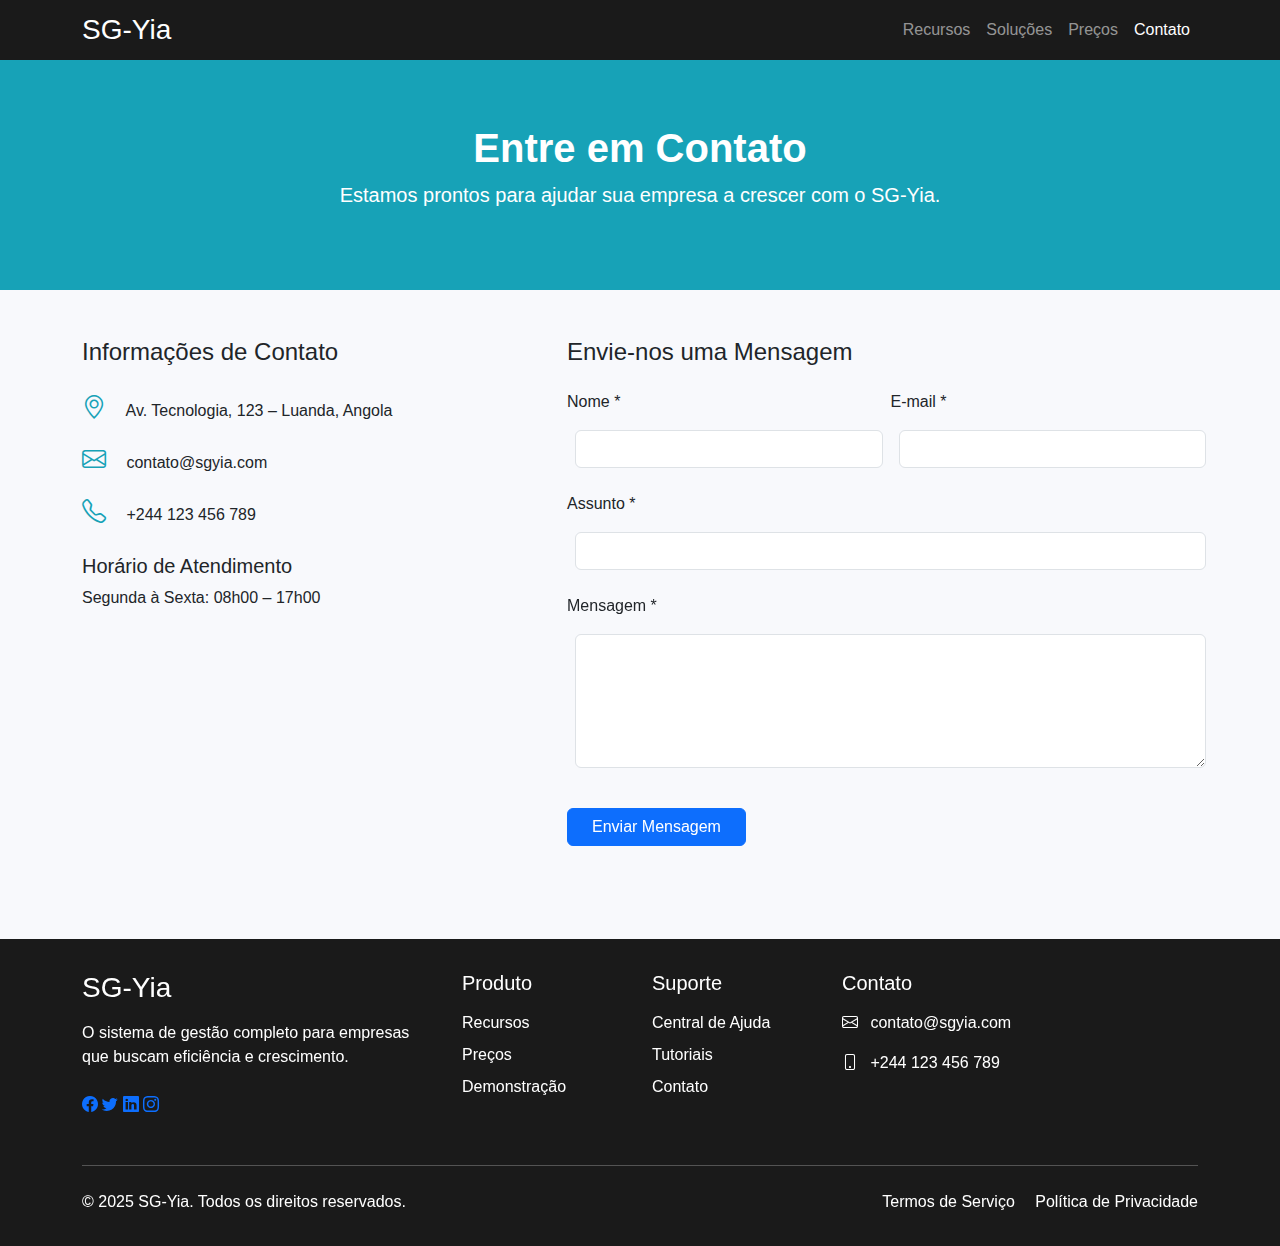
<file: contato.html>
<!DOCTYPE html>
<html lang="pt">
<head>
  <meta charset="UTF-8" />
  <meta name="viewport" content="width=device-width, initial-scale=1.0" />
  <title>Contato - SG-Yia</title>
  <link href="./css/bootstrap.min.css" rel="stylesheet" />
  <link href="./css/style.css" rel="stylesheet" />
  <link rel="stylesheet" href="https://cdn.jsdelivr.net/npm/bootstrap-icons@1.10.0/font/bootstrap-icons.css" />
  <style>
   
 
    .form-control:focus {
      border-color: var(--primary);
      box-shadow: 0 0 0 0.2rem rgba(78, 115, 223, 0.25);
    }
    .contact-info i {
      color: var(--primary);
      font-size: 1.5rem;
    }
   
  </style>
</head>
<body>

  <!-- Navbar -->
   <nav class="navbar navbar-expand-lg navbar-dark bg-dark sticky-top">
    <div class="container">
      <a class="navbar-brand" href="index.html">
        <h3 class="m-0">SG-Yia</h3>
      </a>
      <button class="navbar-toggler" type="button" data-bs-toggle="collapse" data-bs-target="#navbarNav">
        <span class="navbar-toggler-icon"></span>
      </button>
      <div class="collapse navbar-collapse" id="navbarNav">
        <ul class="navbar-nav ms-auto">
          <li class="nav-item"><a class="nav-link" href="recursos.html">Recursos</a></li>
          <li class="nav-item"><a class="nav-link" href="solucoes.html">Soluções</a></li>
          <li class="nav-item"><a class="nav-link " href="precos.html">Preços</a></li>
          <li class="nav-item"><a class="nav-link active" href="contato.html">Contato</a></li>
        </ul>
        
      </div>
    </div>
  </nav>


  <!-- Header -->
  <section class="section-header text-center">
    <div class="container">
      <h1 class="fw-bold">Entre em Contato</h1>
      <p class="lead">Estamos prontos para ajudar sua empresa a crescer com o SG-Yia.</p>
    </div>
  </section>

  <!-- Conteúdo Principal -->
  <section class="py-5">
    <div class="container">
      <div class="row g-5">
        <!-- Informações de Contato -->
        <div class="col-md-5">
          <h4 class="mb-4">Informações de Contato</h4>
          <div class="contact-info mb-3">
            <i class="bi bi-geo-alt me-3"></i>
            <span>Av. Tecnologia, 123 – Luanda, Angola</span>
          </div>
          <div class="contact-info mb-3">
            <i class="bi bi-envelope me-3"></i>
            <span>contato@sgyia.com</span>
          </div>
          <div class="contact-info mb-3">
            <i class="bi bi-telephone me-3"></i>
            <span>+244 123 456 789</span>
          </div>
          <div class="mt-4">
            <h5>Horário de Atendimento</h5>
            <p>Segunda à Sexta: 08h00 – 17h00</p>
          </div>
          <div class="mt-4">
            <iframe
              src="https://www.google.com/maps/embed?pb=!1m18!1m12!1m3!1d3931.1234567890!2d13.2345678!3d-8.1234567!2m3!1f0!2f0!3f0!3m2!1i1024!2i768!4f13.1!3m3!1m2!1s0x0%3A0x0!2zOMKwMDcnMjQuNCJTIDEzwrAxMyczNC41IkU!5e0!3m2!1spt!2sao!4v1650000000000"
              width="100%"
              height="250"
              style="border:0;"
              allowfullscreen=""
              loading="lazy"
            ></iframe>
          </div>
        </div>

        <!-- Formulário -->
        <div class="col-md-7">
          <h4 class="mb-4">Envie-nos uma Mensagem</h4>
          <form id="contactForm" action="https://formspree.io/f/mnnzpoaq" method="POST">
            <div class="row g-3">
              <div class="col-md-6">
                <label for="name" class="form-label">Nome *</label>
                <input type="text" class="form-control" id="name" name="name" required />
              </div>
              <div class="col-md-6">
                <label for="email" class="form-label">E-mail *</label>
                <input type="email" class="form-control" id="email" name="email" required />
              </div>
              <div class="col-12">
                <label for="subject" class="form-label">Assunto *</label>
                <input type="text" class="form-control" id="subject" name="subject" required />
              </div>
              <div class="col-12">
                <label for="message" class="form-label">Mensagem *</label>
                <textarea class="form-control" id="message" name="message" rows="5" required></textarea>
              </div>
              <div class="col-12">
                <button type="submit" class="btn btn-primary px-4">Enviar Mensagem</button>
              </div>
            </div>
          </form>
          <div class="mt-3" id="formMessage"></div>
        </div>
      </div>
    </div>
  </section>

 <!-- Footer -->
  <footer>
    <div class="container">
      <div class="row">
        <div class="col-lg-4 mb-4">
          <h3 class="mb-3">SG-Yia</h3>
          <p>O sistema de gestão completo para empresas que buscam eficiência e crescimento.</p>
          <div class="social-icons mt-4">
            <a href="#"><i class="bi bi-facebook"></i></a>
            <a href="#"><i class="bi bi-twitter"></i></a>
            <a href="#"><i class="bi bi-linkedin"></i></a>
            <a href="#"><i class="bi bi-instagram"></i></a>
          </div>
        </div>
        <div class="col-lg-2 col-md-4 mb-4">
          <h5 class="mb-3">Produto</h5>
          <ul class="list-unstyled">
            <li class="mb-2"><a href="recursos.html" class="text-white text-decoration-none">Recursos</a></li>
            <li class="mb-2"><a href="PRECOS.HTML" class="text-white text-decoration-none">Preços</a></li>
            <li class="mb-2"><a href="demo.html" class="text-white text-decoration-none">Demonstração</a></li>
          </ul>
        </div>
        <div class="col-lg-2 col-md-4 mb-4">
          <h5 class="mb-3">Suporte</h5>
          <ul class="list-unstyled">
            <li class="mb-2"><a href="#" class="text-white text-decoration-none">Central de Ajuda</a></li>
            <li class="mb-2"><a href="#" class="text-white text-decoration-none">Tutoriais</a></li>
            <li class="mb-2"><a href="contato.html" class="text-white text-decoration-none">Contato</a></li>
          </ul>
        </div>
        <div class="col-lg-4 col-md-4 mb-4">
          <h5 class="mb-3">Contato</h5>
          <p><i class="bi bi-envelope me-2"></i> contato@sgyia.com</p>
          <p><i class="bi bi-phone me-2"></i> +244 123 456 789</p>
        </div>
      </div>
      <hr class="my-4 bg-secondary">
      <div class="row">
        <div class="col-md-6 text-center text-md-start">
          <p class="mb-0">© 2025 SG-Yia. Todos os direitos reservados.</p>
        </div>
        <div class="col-md-6 text-center text-md-end">
          <a href="#" class="text-white text-decoration-none me-3">Termos de Serviço</a>
          <a href="#" class="text-white text-decoration-none">Política de Privacidade</a>
        </div>
      </div>
    </div>
  </footer>

  <!-- Scripts -->
  <script src="./js/bootstrap.bundle.min.js"></script>
  <script>
    const form = document.getElementById('contactForm');
    const messageDiv = document.getElementById('formMessage');

    form.addEventListener('submit', async (e) => {
      e.preventDefault();
      const formData = new FormData(form);

      try {
        const response = await fetch(form.action, {
          method: form.method,
          body: formData,
          headers: { Accept: 'application/json' }
        });

        if (response.ok) {
          messageDiv.innerHTML = '<div class="alert alert-success">Mensagem enviada com sucesso!</div>';
          form.reset();
        } else {
          messageDiv.innerHTML = '<div class="alert alert-danger">Erro ao enviar. Tente novamente.</div>';
        }
      } catch {
        messageDiv.innerHTML = '<div class="alert alert-danger">Erro de conexão.</div>';
      }
    });
  </script>
</body>
</html>
</file>
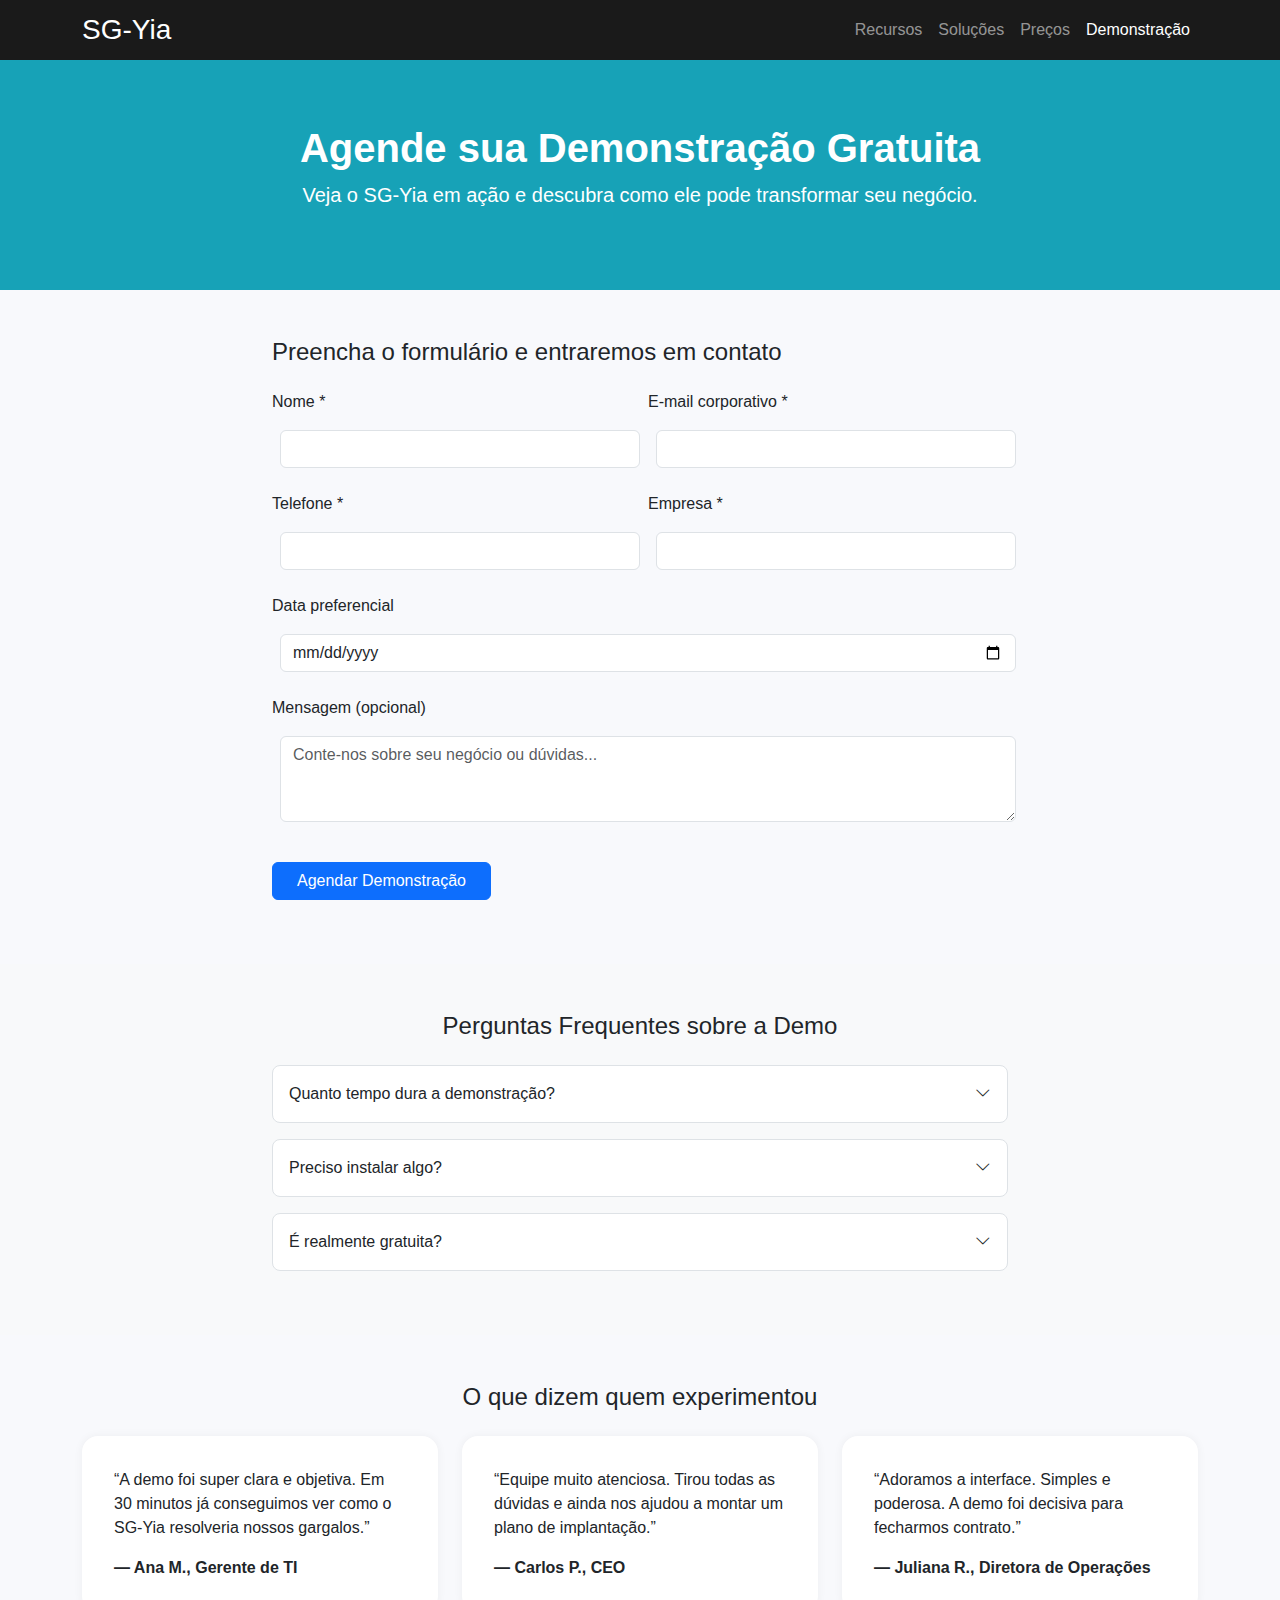
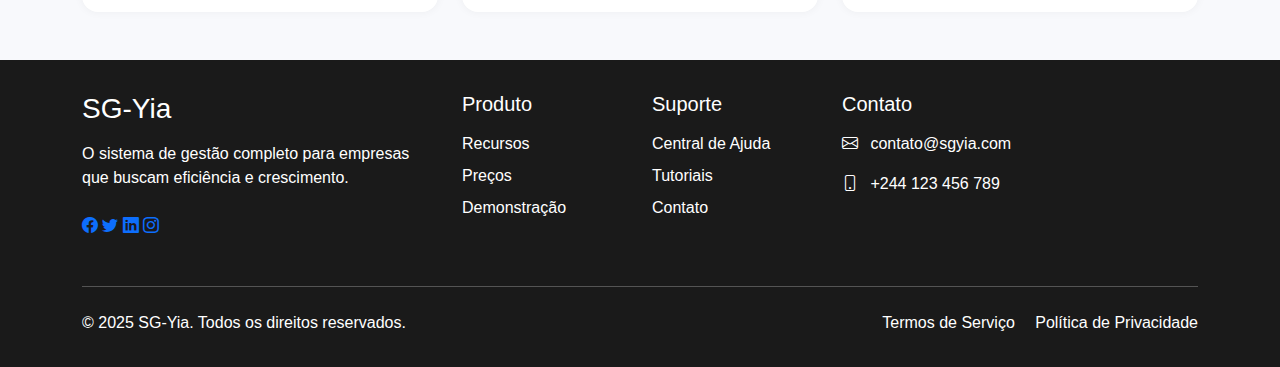
<file: demo.html>
<!DOCTYPE html>
<html lang="pt">
<head>
  <meta charset="UTF-8" />
  <meta name="viewport" content="width=device-width, initial-scale=1.0" />
  <title>Agende uma Demonstração - SG-Yia</title>
  <link href="./css/bootstrap.min.css" rel="stylesheet" />
  <link href="./css/style.css" rel="stylesheet" />
  <link rel="stylesheet" href="https://cdn.jsdelivr.net/npm/bootstrap-icons@1.10.0/font/bootstrap-icons.css" />
  <style>
 
    .form-control:focus {
      border-color: var(--primary);
      box-shadow: 0 0 0 0.2rem rgba(78, 115, 223, 0.25);
    }
    .faq-item {
      margin-bottom: 1rem;
    }
    .faq-question {
      cursor: pointer;
      background: var(--light);
      border: 1px solid #dee2e6;
      border-radius: 0.5rem;
      padding: 1rem;
      display: flex;
      justify-content: space-between;
      align-items: center;
    }
    .faq-answer {
      display: none;
      padding: 1rem;
      background: #f1f3f5;
      border-radius: 0 0 0.5rem 0.5rem;
    }
    .testimonial {
      background: var(--light);
      border-radius: 1rem;
      padding: 2rem;
      box-shadow: 0 0 10px rgba(0,0,0,0.05);
    }
  </style>
</head>
<body>

  <!-- Navbar -->
  <nav class="navbar navbar-expand-lg navbar-dark bg-dark sticky-top">
    <div class="container">
      <a class="navbar-brand" href="index.html"><h3 class="m-0">SG-Yia</h3></a>
      <button class="navbar-toggler" data-bs-toggle="collapse" data-bs-target="#navbarNav">
        <span class="navbar-toggler-icon"></span>
      </button>
      <div class="collapse navbar-collapse" id="navbarNav">
        <ul class="navbar-nav ms-auto">
          <li class="nav-item"><a class="nav-link" href="recursos.html">Recursos</a></li>
          <li class="nav-item"><a class="nav-link" href="solucoes.html">Soluções</a></li>
          <li class="nav-item"><a class="nav-link" href="precos.html">Preços</a></li>
          <li class="nav-item"><a class="nav-link active" href="demo.html">Demonstração</a></li>
        </ul>
      </div>
    </div>
  </nav>

  <!-- Header -->
  <section class="section-header text-center">
    <div class="container">
      <h1 class="fw-bold">Agende sua Demonstração Gratuita</h1>
      <p class="lead">Veja o SG-Yia em ação e descubra como ele pode transformar seu negócio.</p>
    </div>
  </section>

  <!-- Formulário -->
  <section class="py-5">
    <div class="container">
      <div class="row justify-content-center">
        <div class="col-lg-8">
          <h4 class="mb-4">Preencha o formulário e entraremos em contato</h4>
          <form id="demoForm" action="https://formspree.io/f/YOUR_FORM_ID" method="POST">
            <div class="row g-3">
              <div class="col-md-6">
                <label for="name" class="form-label">Nome *</label>
                <input type="text" class="form-control" id="name" name="name" required />
              </div>
              <div class="col-md-6">
                <label for="email" class="form-label">E-mail corporativo *</label>
                <input type="email" class="form-control" id="email" name="email" required />
              </div>
              <div class="col-md-6">
                <label for="phone" class="form-label">Telefone *</label>
                <input type="tel" class="form-control" id="phone" name="phone" required />
              </div>
              <div class="col-md-6">
                <label for="company" class="form-label">Empresa *</label>
                <input type="text" class="form-control" id="company" name="company" required />
              </div>
              <div class="col-12">
                <label for="date" class="form-label">Data preferencial</label>
                <input type="date" class="form-control" id="date" name="date" />
              </div>
              <div class="col-12">
                <label for="message" class="form-label">Mensagem (opcional)</label>
                <textarea class="form-control" name="message" rows="3" placeholder="Conte-nos sobre seu negócio ou dúvidas..."></textarea>
              </div>
              <div class="col-12">
                <button type="submit" class="btn btn-primary px-4">Agendar Demonstração</button>
              </div>
            </div>
          </form>
          <div class="mt-3" id="demoMessage"></div>
        </div>
      </div>
    </div>
  </section>

  <!-- FAQ -->
  <section class="py-5 bg-light">
    <div class="container">
      <h4 class="text-center mb-4">Perguntas Frequentes sobre a Demo</h4>
      <div class="row justify-content-center">
        <div class="col-lg-8">
          <div class="faq-item">
            <div class="faq-question" onclick="toggleFaq(this)">
              <span>Quanto tempo dura a demonstração?</span>
              <i class="bi bi-chevron-down"></i>
            </div>
            <div class="faq-answer">
              Aproximadamente 30 minutos, com tempo para perguntas ao final.
            </div>
          </div>
          <div class="faq-item">
            <div class="faq-question" onclick="toggleFaq(this)">
              <span>Preciso instalar algo?</span>
              <i class="bi bi-chevron-down"></i>
            </div>
            <div class="faq-answer">
              Não! A demo é feita online via videoconferência. Você só precisa de internet.
            </div>
          </div>
          <div class="faq-item">
            <div class="faq-question" onclick="toggleFaq(this)">
              <span>É realmente gratuita?</span>
              <i class="bi bi-chevron-down"></i>
            </div>
            <div class="faq-answer">
              Sim, sem compromisso ou necessidade de cartão de crédito.
            </div>
          </div>
        </div>
      </div>
    </div>
  </section>

  <!-- Depoimentos -->
  <section class="py-5">
    <div class="container">
      <h4 class="text-center mb-4">O que dizem quem experimentou</h4>
      <div class="row g-4">
        <div class="col-md-4">
          <div class="testimonial">
            <p>“A demo foi super clara e objetiva. Em 30 minutos já conseguimos ver como o SG-Yia resolveria nossos gargalos.”</p>
            <strong>— Ana M., Gerente de TI</strong>
          </div>
        </div>
        <div class="col-md-4">
          <div class="testimonial">
            <p>“Equipe muito atenciosa. Tirou todas as dúvidas e ainda nos ajudou a montar um plano de implantação.”</p>
            <strong>— Carlos P., CEO</strong>
          </div>
        </div>
        <div class="col-md-4">
          <div class="testimonial">
            <p>“Adoramos a interface. Simples e poderosa. A demo foi decisiva para fecharmos contrato.”</p>
            <strong>— Juliana R., Diretora de Operações</strong>
          </div>
        </div>
      </div>
    </div>
  </section>

   <!-- Footer -->
  <footer>
    <div class="container">
      <div class="row">
        <div class="col-lg-4 mb-4">
          <h3 class="mb-3">SG-Yia</h3>
          <p>O sistema de gestão completo para empresas que buscam eficiência e crescimento.</p>
          <div class="social-icons mt-4">
            <a href="#"><i class="bi bi-facebook"></i></a>
            <a href="#"><i class="bi bi-twitter"></i></a>
            <a href="#"><i class="bi bi-linkedin"></i></a>
            <a href="#"><i class="bi bi-instagram"></i></a>
          </div>
        </div>
        <div class="col-lg-2 col-md-4 mb-4">
          <h5 class="mb-3">Produto</h5>
          <ul class="list-unstyled">
            <li class="mb-2"><a href="recursos.html" class="text-white text-decoration-none">Recursos</a></li>
            <li class="mb-2"><a href="PRECOS.HTML" class="text-white text-decoration-none">Preços</a></li>
            <li class="mb-2"><a href="demo.html" class="text-white text-decoration-none">Demonstração</a></li>
          </ul>
        </div>
        <div class="col-lg-2 col-md-4 mb-4">
          <h5 class="mb-3">Suporte</h5>
          <ul class="list-unstyled">
            <li class="mb-2"><a href="#" class="text-white text-decoration-none">Central de Ajuda</a></li>
            <li class="mb-2"><a href="#" class="text-white text-decoration-none">Tutoriais</a></li>
            <li class="mb-2"><a href="contato.html" class="text-white text-decoration-none">Contato</a></li>
          </ul>
        </div>
        <div class="col-lg-4 col-md-4 mb-4">
          <h5 class="mb-3">Contato</h5>
          <p><i class="bi bi-envelope me-2"></i> contato@sgyia.com</p>
          <p><i class="bi bi-phone me-2"></i> +244 123 456 789</p>
        </div>
      </div>
      <hr class="my-4 bg-secondary">
      <div class="row">
        <div class="col-md-6 text-center text-md-start">
          <p class="mb-0">© 2025 SG-Yia. Todos os direitos reservados.</p>
        </div>
        <div class="col-md-6 text-center text-md-end">
          <a href="#" class="text-white text-decoration-none me-3">Termos de Serviço</a>
          <a href="#" class="text-white text-decoration-none">Política de Privacidade</a>
        </div>
      </div>
    </div>
  </footer>

  <!-- Scripts -->
  <script src="./js/bootstrap.bundle.min.js"></script>
  <script>
    function toggleFaq(el) {
      const answer = el.nextElementSibling;
      const icon = el.querySelector('i');
      const isOpen = answer.style.display === 'block';
      answer.style.display = isOpen ? 'none' : 'block';
      icon.className = isOpen ? 'bi bi-chevron-down' : 'bi bi-chevron-up';
    }

    const form = document.getElementById('demoForm');
    const messageDiv = document.getElementById('demoMessage');

    form.addEventListener('submit', async (e) => {
      e.preventDefault();
      const formData = new FormData(form);

      try {
        const response = await fetch(form.action, {
          method: form.method,
          body: formData,
          headers: { Accept: 'application/json' }
        });

        if (response.ok) {
          messageDiv.innerHTML = '<div class="alert alert-success">✅ Demonstração agendada com sucesso! Entraremos em contato em breve.</div>';
          form.reset();
        } else {
          messageDiv.innerHTML = '<div class="alert alert-danger">❌ Erro ao enviar. Tente novamente.</div>';
        }
      } catch {
        messageDiv.innerHTML = '<div class="alert alert-danger">❌ Erro de conexão.</div>';
      }
    });
  </script>
</body>
</html>
</file>
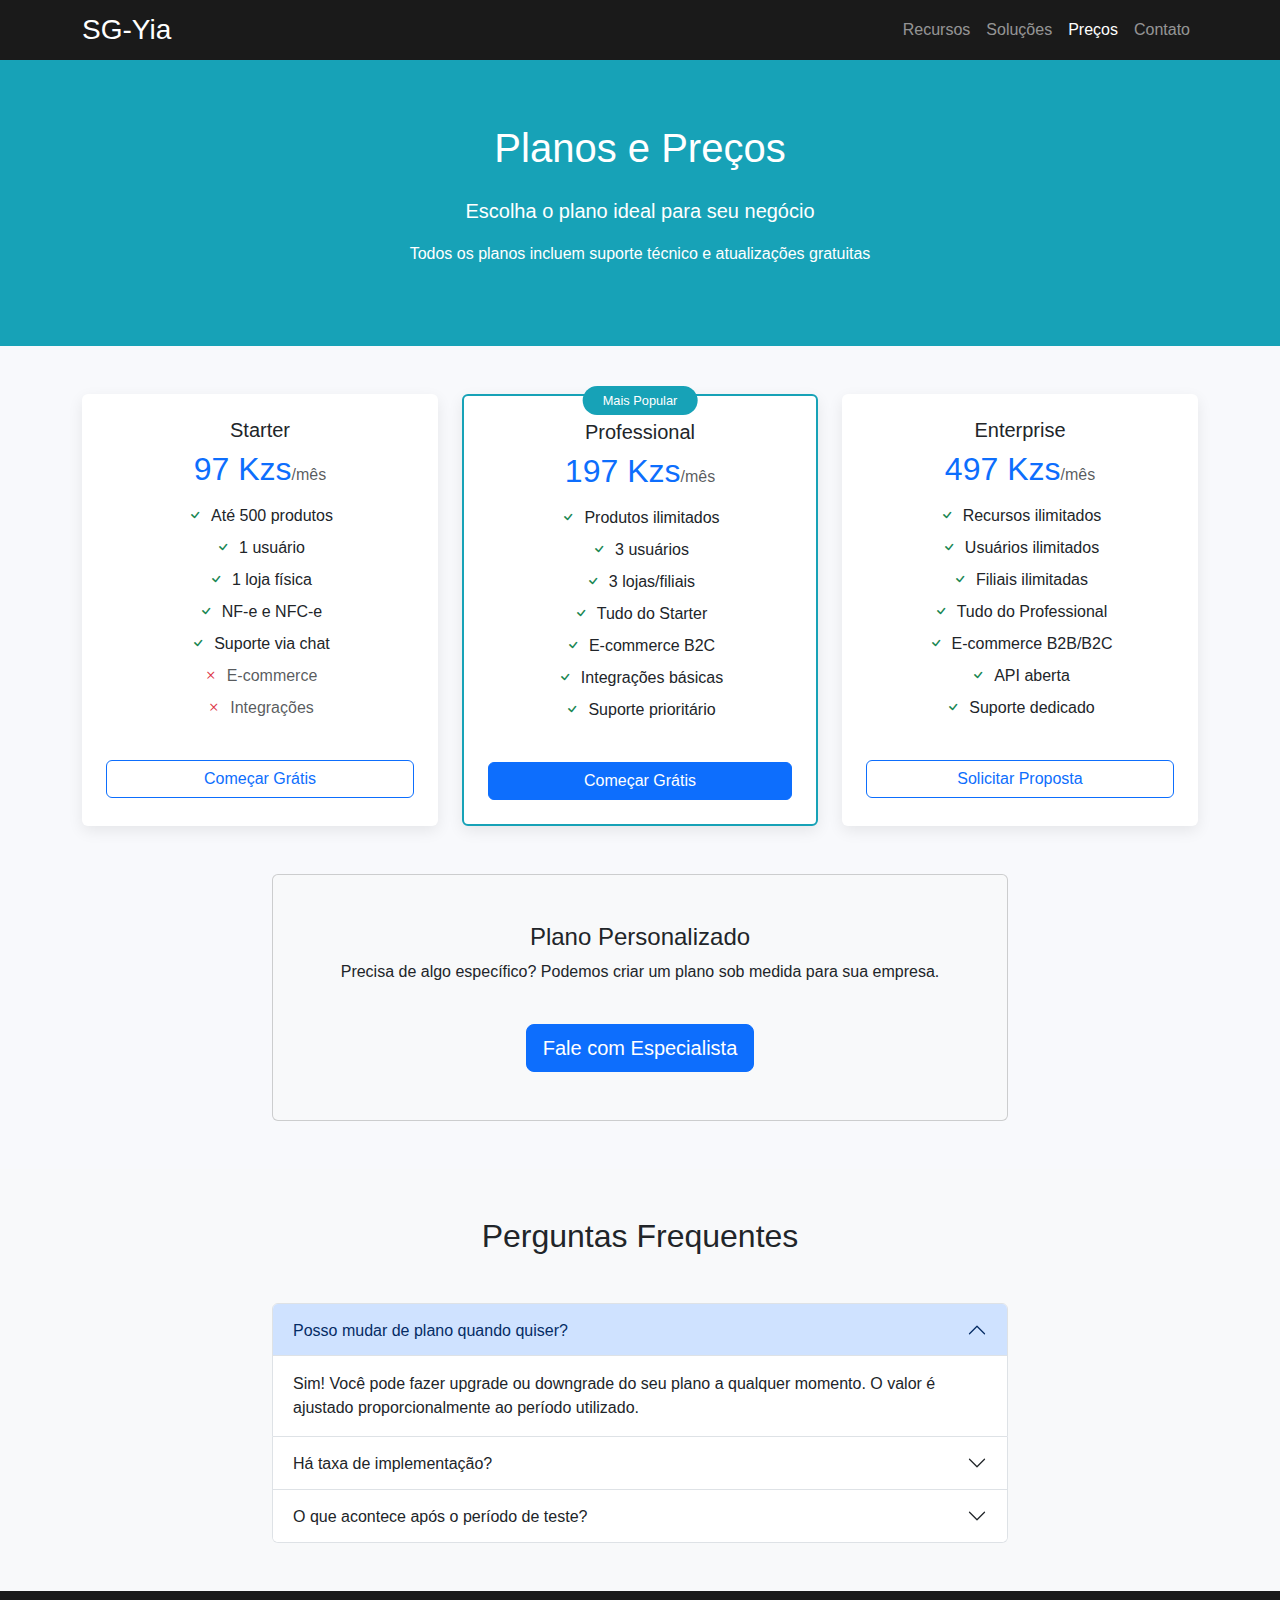
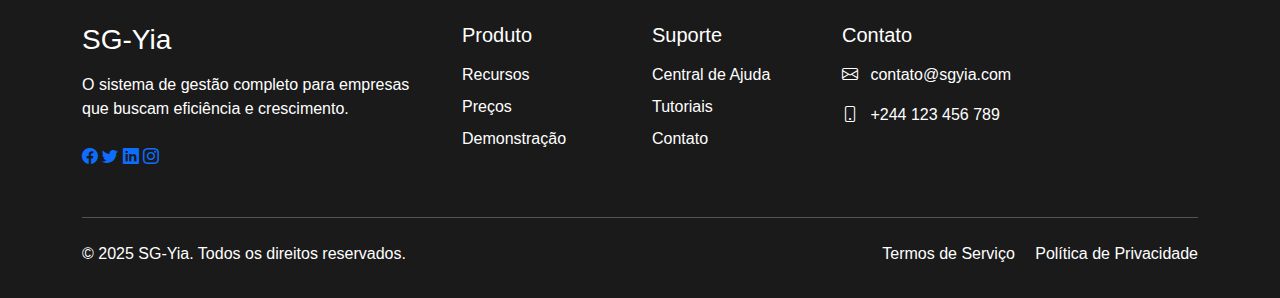
<file: PRECOS.HTML>
<!DOCTYPE html>
<html lang="pt">
<head>
  <meta charset="UTF-8">
  <meta name="viewport" content="width=device-width, initial-scale=1.0">
  <title>Preços - SG-Yia | Sistema de Gestão Inteligente</title>
  <link href="./css/bootstrap.min.css" rel="stylesheet">
  <link href="./css/style.css" rel="stylesheet">
  <link rel="stylesheet" href="https://cdn.jsdelivr.net/npm/bootstrap-icons@1.10.0/font/bootstrap-icons.css">
  <style>
    
    
    .pricing-card {
      border: none;
      box-shadow: 0 5px 15px rgba(0,0,0,0.08);
      transition: transform 0.3s;
    }
    
    .pricing-card:hover {
      transform: translateY(-5px);
    }
    
    .pricing-card.featured {
      border: 2px solid var(--primary);
      position: relative;
    }
    
    .featured-badge {
      position: absolute;
      top: -10px;
      left: 50%;
      transform: translateX(-50%);
      background: var(--primary);
      color: white;
      padding: 5px 20px;
      border-radius: 20px;
      font-size: 0.8rem;
    }
    
    .navbar-dark {
      background-color: #1a1a1a !important;
    }
  </style>
</head>
<body>
  <!-- Navbar -->
  <nav class="navbar navbar-expand-lg navbar-dark bg-dark sticky-top">
    <div class="container">
      <a class="navbar-brand" href="index.html">
        <h3 class="m-0">SG-Yia</h3>
      </a>
      <button class="navbar-toggler" type="button" data-bs-toggle="collapse" data-bs-target="#navbarNav">
        <span class="navbar-toggler-icon"></span>
      </button>
      <div class="collapse navbar-collapse" id="navbarNav">
        <ul class="navbar-nav ms-auto">
          <li class="nav-item"><a class="nav-link " href="recursos.html">Recursos</a></li>
          <li class="nav-item"><a class="nav-link" href="solucoes.html">Soluções</a></li>
          <li class="nav-item"><a class="nav-link active " href="precos.html">Preços</a></li>
          <li class="nav-item"><a class="nav-link" href="contato.html">Contato</a></li>
        </ul>

      </div>
    </div>
  </nav>

  <!-- Hero Section -->
  <section class="hero">
    <div class="container text-center">
      <h1 class="mb-4">Planos e Preços</h1>
      <p class="lead">Escolha o plano ideal para seu negócio</p>
      <p>Todos os planos incluem suporte técnico e atualizações gratuitas</p>
    </div>
  </section>

  <!-- Pricing Section -->
  <section class="py-5">
    <div class="container">
      <div class="row g-4 justify-content-center">
        <!-- Starter Plan -->
        <div class="col-lg-4">
          <div class="card pricing-card h-100">
            <div class="card-body p-4 text-center">
              <h5 class="card-title">Starter</h5>
              <h2 class="text-primary mb-3">97 Kzs<span class="text-muted fs-6">/mês</span></h2>
              <ul class="list-unstyled mb-4">
                <li class="mb-2"><i class="bi bi-check text-success me-2"></i>Até 500 produtos</li>
                <li class="mb-2"><i class="bi bi-check text-success me-2"></i>1 usuário</li>
                <li class="mb-2"><i class="bi bi-check text-success me-2"></i>1 loja física</li>
                <li class="mb-2"><i class="bi bi-check text-success me-2"></i>NF-e e NFC-e</li>
                <li class="mb-2"><i class="bi bi-check text-success me-2"></i>Suporte via chat</li>
                <li class="text-muted mb-2"><i class="bi bi-x text-danger me-2"></i>E-commerce</li>
                <li class="text-muted mb-2"><i class="bi bi-x text-danger me-2"></i>Integrações</li>
              </ul>
              <a href="demo.html" class="btn btn-outline-primary w-100">Começar Grátis</a>
            </div>
          </div>
        </div>
        
        <!-- Professional Plan -->
        <div class="col-lg-4">
          <div class="card pricing-card featured h-100">
            <div class="featured-badge">Mais Popular</div>
            <div class="card-body p-4 text-center">
              <h5 class="card-title">Professional</h5>
              <h2 class="text-primary mb-3"> 197 Kzs<span class="text-muted fs-6">/mês</span></h2>
              <ul class="list-unstyled mb-4">
                <li class="mb-2"><i class="bi bi-check text-success me-2"></i>Produtos ilimitados</li>
                <li class="mb-2"><i class="bi bi-check text-success me-2"></i>3 usuários</li>
                <li class="mb-2"><i class="bi bi-check text-success me-2"></i>3 lojas/filiais</li>
                <li class="mb-2"><i class="bi bi-check text-success me-2"></i>Tudo do Starter</li>
                <li class="mb-2"><i class="bi bi-check text-success me-2"></i>E-commerce B2C</li>
                <li class="mb-2"><i class="bi bi-check text-success me-2"></i>Integrações básicas</li>
                <li class="mb-2"><i class="bi bi-check text-success me-2"></i>Suporte prioritário</li>
              </ul>
              <a href="demo.html" class="btn btn-primary w-100">Começar Grátis</a>
            </div>
          </div>
        </div>
        
        <!-- Enterprise Plan -->
        <div class="col-lg-4">
          <div class="card pricing-card h-100">
            <div class="card-body p-4 text-center">
              <h5 class="card-title">Enterprise</h5>
              <h2 class="text-primary mb-3"> 497 Kzs<span class="text-muted fs-6">/mês</span></h2>
              <ul class="list-unstyled mb-4">
                <li class="mb-2"><i class="bi bi-check text-success me-2"></i>Recursos ilimitados</li>
                <li class="mb-2"><i class="bi bi-check text-success me-2"></i>Usuários ilimitados</li>
                <li class="mb-2"><i class="bi bi-check text-success me-2"></i>Filiais ilimitadas</li>
                <li class="mb-2"><i class="bi bi-check text-success me-2"></i>Tudo do Professional</li>
                <li class="mb-2"><i class="bi bi-check text-success me-2"></i>E-commerce B2B/B2C</li>
                <li class="mb-2"><i class="bi bi-check text-success me-2"></i>API aberta</li>
                <li class="mb-2"><i class="bi bi-check text-success me-2"></i>Suporte dedicado</li>
              </ul>
              <a href="demo.html" class="btn btn-outline-primary w-100">Solicitar Proposta</a>
            </div>
          </div>
        </div>
      </div>
      
      <!-- Custom Plan -->
      <div class="row mt-5">
        <div class="col-lg-8 mx-auto">
          <div class="card bg-light">
            <div class="card-body p-5 text-center">
              <h4>Plano Personalizado</h4>
              <p class="mb-4">Precisa de algo específico? Podemos criar um plano sob medida para sua empresa.</p>
              <a href="contato.html" class="btn btn-primary btn-lg">Fale com Especialista</a>
            </div>
          </div>
        </div>
      </div>
    </div>
  </section>

  <!-- FAQ Section -->
  <section class="py-5 bg-light">
    <div class="container">
      <h2 class="text-center mb-5">Perguntas Frequentes</h2>
      <div class="row">
        <div class="col-lg-8 mx-auto">
          <div class="accordion" id="faqAccordion">
            <div class="accordion-item">
              <h2 class="accordion-header">
                <button class="accordion-button" type="button" data-bs-toggle="collapse" data-bs-target="#faq1">
                  Posso mudar de plano quando quiser?
                </button>
              </h2>
              <div id="faq1" class="accordion-collapse collapse show" data-bs-parent="#faqAccordion">
                <div class="accordion-body">
                  Sim! Você pode fazer upgrade ou downgrade do seu plano a qualquer momento. O valor é ajustado proporcionalmente ao período utilizado.
                </div>
              </div>
            </div>
            
            <div class="accordion-item">
              <h2 class="accordion-header">
                <button class="accordion-button collapsed" type="button" data-bs-toggle="collapse" data-bs-target="#faq2">
                  Há taxa de implementação?
                </button>
              </h2>
              <div id="faq2" class="accordion-collapse collapse" data-bs-parent="#faqAccordion">
                <div class="accordion-body">
                  Não! A implementação é gratuita em todos os planos. Oferecemos treinamento completo e suporte durante todo o processo de migração.
                </div>
              </div>
            </div>
            
            <div class="accordion-item">
              <h2 class="accordion-header">
                <button class="accordion-button collapsed" type="button" data-bs-toggle="collapse" data-bs-target="#faq3">
                  O que acontece após o período de teste?
                </button>
              </h2>
              <div id="faq3" class="accordion-collapse collapse" data-bs-parent="#faqAccordion">
                <div class="accordion-body">
                  Você pode escolher um plano e continuar usando normalmente. Se não quiser continuar, seus dados são mantidos por 30 dias caso mude de ideia.
                </div>
              </div>
            </div>
          </div>
        </div>
      </div>
    </div>
  </section>




   <!-- Footer -->
  <footer>
    <div class="container">
      <div class="row">
        <div class="col-lg-4 mb-4">
          <h3 class="mb-3">SG-Yia</h3>
          <p>O sistema de gestão completo para empresas que buscam eficiência e crescimento.</p>
          <div class="social-icons mt-4">
            <a href="#"><i class="bi bi-facebook"></i></a>
            <a href="#"><i class="bi bi-twitter"></i></a>
            <a href="#"><i class="bi bi-linkedin"></i></a>
            <a href="#"><i class="bi bi-instagram"></i></a>
          </div>
        </div>
        <div class="col-lg-2 col-md-4 mb-4">
          <h5 class="mb-3">Produto</h5>
          <ul class="list-unstyled">
            <li class="mb-2"><a href="recursos.html" class="text-white text-decoration-none">Recursos</a></li>
            <li class="mb-2"><a href="PRECOS.HTML" class="text-white text-decoration-none">Preços</a></li>
            <li class="mb-2"><a href="demo.html" class="text-white text-decoration-none">Demonstração</a></li>
          </ul>
        </div>
        <div class="col-lg-2 col-md-4 mb-4">
          <h5 class="mb-3">Suporte</h5>
          <ul class="list-unstyled">
            <li class="mb-2"><a href="#" class="text-white text-decoration-none">Central de Ajuda</a></li>
            <li class="mb-2"><a href="#" class="text-white text-decoration-none">Tutoriais</a></li>
            <li class="mb-2"><a href="contato.html" class="text-white text-decoration-none">Contato</a></li>
          </ul>
        </div>
        <div class="col-lg-4 col-md-4 mb-4">
          <h5 class="mb-3">Contato</h5>
          <p><i class="bi bi-envelope me-2"></i> contato@sgyia.com</p>
          <p><i class="bi bi-phone me-2"></i> +244 123 456 789</p>
        </div>
      </div>
      <hr class="my-4 bg-secondary">
      <div class="row">
        <div class="col-md-6 text-center text-md-start">
          <p class="mb-0">© 2025 SG-Yia. Todos os direitos reservados.</p>
        </div>
        <div class="col-md-6 text-center text-md-end">
          <a href="#" class="text-white text-decoration-none me-3">Termos de Serviço</a>
          <a href="#" class="text-white text-decoration-none">Política de Privacidade</a>
        </div>
      </div>
    </div>
  </footer>

  <script src="./js/bootstrap.bundle.min.js"></script>
</body>
</html>
</file>
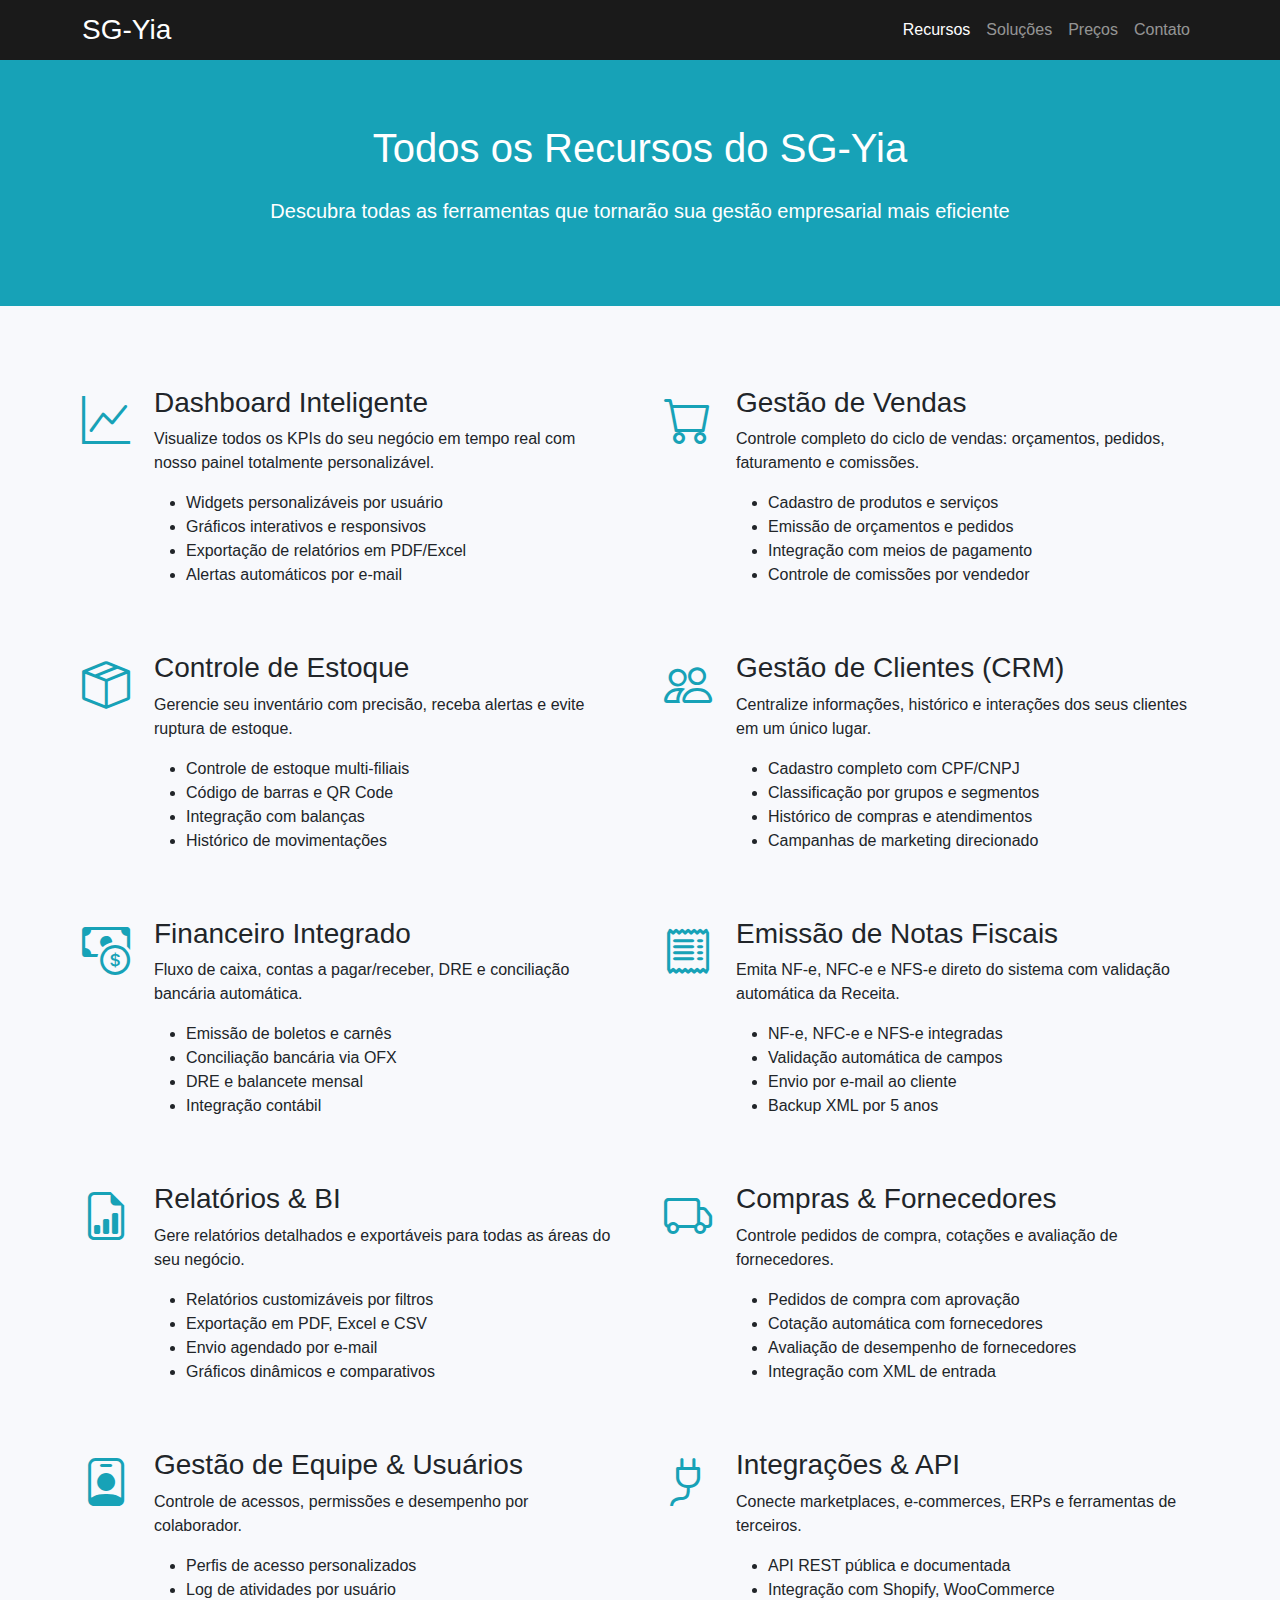
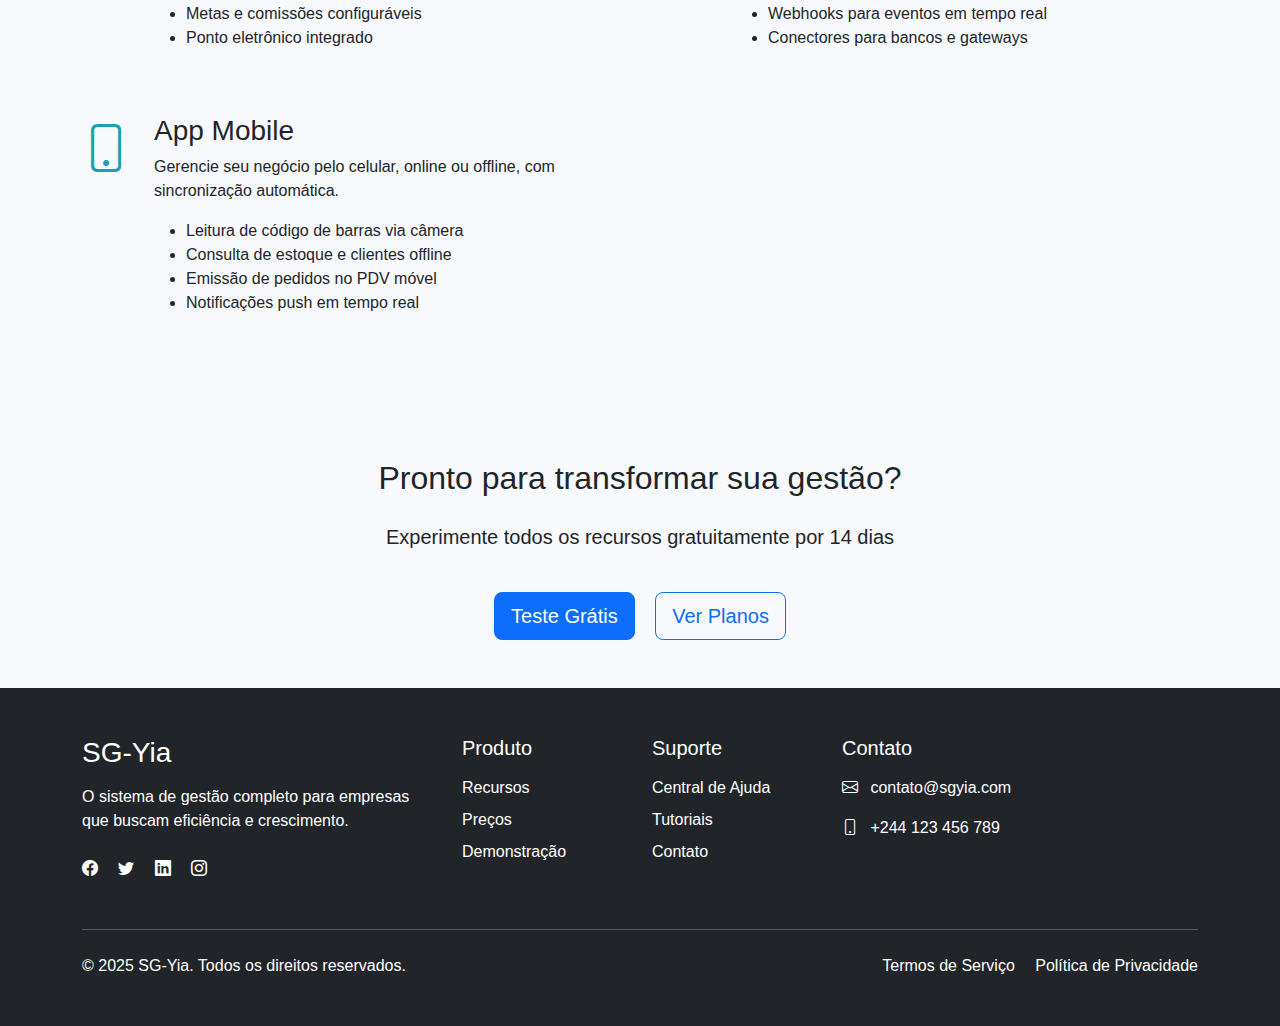
<file: recursos.html>
<!DOCTYPE html>
<html lang="pt">
<head>
  <meta charset="UTF-8"/>
  <meta name="viewport" content="width=device-width, initial-scale=1.0"/>
  <title>Recursos - SG-Yia | Sistema de Gestão Inteligente</title>
  <link href="./css/bootstrap.min.css" rel="stylesheet"/>
  <link href="./css/style.css" rel="stylesheet"/>
  <link rel="stylesheet" href="https://cdn.jsdelivr.net/npm/bootstrap-icons@1.10.0/font/bootstrap-icons.css"/>
  <style>
   
    .feature-detail {
      padding: 5rem 0;
    }
    .feature-icon {
      font-size: 3rem;
      color: var(--primary);
    }
    .navbar-dark {
      background-color: #1a1a1a !important;
    }
  </style>
</head>
<body>

<!-- Navbar -->
<nav class="navbar navbar-expand-lg navbar-dark bg-dark sticky-top">
  <div class="container">
    <a class="navbar-brand" href="index.html"><h3 class="m-0">SG-Yia</h3></a>
    <button class="navbar-toggler" data-bs-toggle="collapse" data-bs-target="#navbarNav">
      <span class="navbar-toggler-icon"></span>
    </button>
    <div class="collapse navbar-collapse" id="navbarNav">
      <ul class="navbar-nav ms-auto">
        <li class="nav-item"><a class="nav-link active" href="recursos.html">Recursos</a></li>
        <li class="nav-item"><a class="nav-link" href="solucoes.html">Soluções</a></li>
        <li class="nav-item"><a class="nav-link" href="precos.html">Preços</a></li>
        <li class="nav-item"><a class="nav-link" href="contato.html">Contato</a></li>
      </ul>
    </div>
  </div>
</nav>

<!-- Hero -->
<section class="hero text-center">
  <div class="container">
    <h1 class="mb-4">Todos os Recursos do SG-Yia</h1>
    <p class="lead">Descubra todas as ferramentas que tornarão sua gestão empresarial mais eficiente</p>
  </div>
</section>

<!-- Features Detail -->
<section class="feature-detail">
  <div class="container">
    <div class="row g-5">

      <!-- Dashboard Inteligente -->
      <div class="col-lg-6">
        <div class="d-flex">
          <div class="flex-shrink-0"><i class="bi bi-graph-up feature-icon"></i></div>
          <div class="flex-grow-1 ms-4">
            <h3>Dashboard Inteligente</h3>
            <p>Visualize todos os KPIs do seu negócio em tempo real com nosso painel totalmente personalizável.</p>
            <ul>
              <li>Widgets personalizáveis por usuário</li>
              <li>Gráficos interativos e responsivos</li>
              <li>Exportação de relatórios em PDF/Excel</li>
              <li>Alertas automáticos por e-mail</li>
            </ul>
          </div>
        </div>
      </div>

      <!-- Gestão de Vendas -->
      <div class="col-lg-6">
        <div class="d-flex">
          <div class="flex-shrink-0"><i class="bi bi-cart feature-icon"></i></div>
          <div class="flex-grow-1 ms-4">
            <h3>Gestão de Vendas</h3>
            <p>Controle completo do ciclo de vendas: orçamentos, pedidos, faturamento e comissões.</p>
            <ul>
              <li>Cadastro de produtos e serviços</li>
              <li>Emissão de orçamentos e pedidos</li>
              <li>Integração com meios de pagamento</li>
              <li>Controle de comissões por vendedor</li>
            </ul>
          </div>
        </div>
      </div>

      <!-- Controle de Estoque -->
      <div class="col-lg-6">
        <div class="d-flex">
          <div class="flex-shrink-0"><i class="bi bi-box-seam feature-icon"></i></div>
          <div class="flex-grow-1 ms-4">
            <h3>Controle de Estoque</h3>
            <p>Gerencie seu inventário com precisão, receba alertas e evite ruptura de estoque.</p>
            <ul>
              <li>Controle de estoque multi-filiais</li>
              <li>Código de barras e QR Code</li>
              <li>Integração com balanças</li>
              <li>Histórico de movimentações</li>
            </ul>
          </div>
        </div>
      </div>

      <!-- Gestão de Clientes -->
      <div class="col-lg-6">
        <div class="d-flex">
          <div class="flex-shrink-0"><i class="bi bi-people feature-icon"></i></div>
          <div class="flex-grow-1 ms-4">
            <h3>Gestão de Clientes (CRM)</h3>
            <p>Centralize informações, histórico e interações dos seus clientes em um único lugar.</p>
            <ul>
              <li>Cadastro completo com CPF/CNPJ</li>
              <li>Classificação por grupos e segmentos</li>
              <li>Histórico de compras e atendimentos</li>
              <li>Campanhas de marketing direcionado</li>
            </ul>
          </div>
        </div>
      </div>

      <!-- Financeiro -->
      <div class="col-lg-6">
        <div class="d-flex">
          <div class="flex-shrink-0"><i class="bi bi-cash-coin feature-icon"></i></div>
          <div class="flex-grow-1 ms-4">
            <h3>Financeiro Integrado</h3>
            <p>Fluxo de caixa, contas a pagar/receber, DRE e conciliação bancária automática.</p>
            <ul>
              <li>Emissão de boletos e carnês</li>
              <li>Conciliação bancária via OFX</li>
              <li>DRE e balancete mensal</li>
              <li>Integração contábil</li>
            </ul>
          </div>
        </div>
      </div>

      <!-- Emissão de Notas -->
      <div class="col-lg-6">
        <div class="d-flex">
          <div class="flex-shrink-0"><i class="bi bi-receipt feature-icon"></i></div>
          <div class="flex-grow-1 ms-4">
            <h3>Emissão de Notas Fiscais</h3>
            <p>Emita NF-e, NFC-e e NFS-e direto do sistema com validação automática da Receita.</p>
            <ul>
              <li>NF-e, NFC-e e NFS-e integradas</li>
              <li>Validação automática de campos</li>
              <li>Envio por e-mail ao cliente</li>
              <li>Backup XML por 5 anos</li>
            </ul>
          </div>
        </div>
      </div>

      <!-- Relatórios & BI -->
      <div class="col-lg-6">
        <div class="d-flex">
          <div class="flex-shrink-0"><i class="bi bi-file-earmark-bar-graph feature-icon"></i></div>
          <div class="flex-grow-1 ms-4">
            <h3>Relatórios & BI</h3>
            <p>Gere relatórios detalhados e exportáveis para todas as áreas do seu negócio.</p>
            <ul>
              <li>Relatórios customizáveis por filtros</li>
              <li>Exportação em PDF, Excel e CSV</li>
              <li>Envio agendado por e-mail</li>
              <li>Gráficos dinâmicos e comparativos</li>
            </ul>
          </div>
        </div>
      </div>

      <!-- Compras & Fornecedores -->
      <div class="col-lg-6">
        <div class="d-flex">
          <div class="flex-shrink-0"><i class="bi bi-truck feature-icon"></i></div>
          <div class="flex-grow-1 ms-4">
            <h3>Compras & Fornecedores</h3>
            <p>Controle pedidos de compra, cotações e avaliação de fornecedores.</p>
            <ul>
              <li>Pedidos de compra com aprovação</li>
              <li>Cotação automática com fornecedores</li>
              <li>Avaliação de desempenho de fornecedores</li>
              <li>Integração com XML de entrada</li>
            </ul>
          </div>
        </div>
      </div>

      <!-- Equipe & Usuários -->
      <div class="col-lg-6">
        <div class="d-flex">
          <div class="flex-shrink-0"><i class="bi bi-person-badge feature-icon"></i></div>
          <div class="flex-grow-1 ms-4">
            <h3>Gestão de Equipe & Usuários</h3>
            <p>Controle de acessos, permissões e desempenho por colaborador.</p>
            <ul>
              <li>Perfis de acesso personalizados</li>
              <li>Log de atividades por usuário</li>
              <li>Metas e comissões configuráveis</li>
              <li>Ponto eletrônico integrado</li>
            </ul>
          </div>
        </div>
      </div>

      <!-- Integrações -->
      <div class="col-lg-6">
        <div class="d-flex">
          <div class="flex-shrink-0"><i class="bi bi-plug feature-icon"></i></div>
          <div class="flex-grow-1 ms-4">
            <h3>Integrações & API</h3>
            <p>Conecte marketplaces, e-commerces, ERPs e ferramentas de terceiros.</p>
            <ul>
              <li>API REST pública e documentada</li>
              <li>Integração com Shopify, WooCommerce</li>
              <li>Webhooks para eventos em tempo real</li>
              <li>Conectores para bancos e gateways</li>
            </ul>
          </div>
        </div>
      </div>

      <!-- Mobile -->
      <div class="col-lg-6">
        <div class="d-flex">
          <div class="flex-shrink-0"><i class="bi bi-phone feature-icon"></i></div>
          <div class="flex-grow-1 ms-4">
            <h3>App Mobile</h3>
            <p>Gerencie seu negócio pelo celular, online ou offline, com sincronização automática.</p>
            <ul>
              <li>Leitura de código de barras via câmera</li>
              <li>Consulta de estoque e clientes offline</li>
              <li>Emissão de pedidos no PDV móvel</li>
              <li>Notificações push em tempo real</li>
            </ul>
          </div>
        </div>
      </div>

    </div>
  </div>
</section>

<!-- CTA -->
<section class="py-5 text-center" style="background-color: #f8f9fc;">
  <div class="container">
    <h2 class="mb-4">Pronto para transformar sua gestão?</h2>
    <p class="lead mb-4">Experimente todos os recursos gratuitamente por 14 dias</p>
    <a href="demo.html" class="btn btn-primary btn-lg me-3">Teste Grátis</a>
    <a href="precos.html" class="btn btn-outline-primary btn-lg">Ver Planos</a>
  </div>
</section>

<!-- Footer -->
<footer class="bg-dark text-white py-5">
  <div class="container">
    <div class="row">
      <div class="col-lg-4 mb-4">
        <h3 class="mb-3">SG-Yia</h3>
        <p>O sistema de gestão completo para empresas que buscam eficiência e crescimento.</p>
        <div class="social-icons mt-4">
          <a href="#" class="text-white me-3"><i class="bi bi-facebook"></i></a>
          <a href="#" class="text-white me-3"><i class="bi bi-twitter"></i></a>
          <a href="#" class="text-white me-3"><i class="bi bi-linkedin"></i></a>
          <a href="#" class="text-white"><i class="bi bi-instagram"></i></a>
        </div>
      </div>
      <div class="col-lg-2 col-md-4 mb-4">
        <h5 class="mb-3">Produto</h5>
        <ul class="list-unstyled">
          <li class="mb-2"><a href="recursos.html" class="text-white text-decoration-none">Recursos</a></li>
          <li class="mb-2"><a href="precos.html" class="text-white text-decoration-none">Preços</a></li>
          <li class="mb-2"><a href="demo.html" class="text-white text-decoration-none">Demonstração</a></li>
        </ul>
      </div>
      <div class="col-lg-2 col-md-4 mb-4">
        <h5 class="mb-3">Suporte</h5>
        <ul class="list-unstyled">
          <li class="mb-2"><a href="#" class="text-white text-decoration-none">Central de Ajuda</a></li>
          <li class="mb-2"><a href="#" class="text-white text-decoration-none">Tutoriais</a></li>
          <li class="mb-2"><a href="contato.html" class="text-white text-decoration-none">Contato</a></li>
        </ul>
      </div>
      <div class="col-lg-4 col-md-4 mb-4">
        <h5 class="mb-3">Contato</h5>
        <p><i class="bi bi-envelope me-2"></i> contato@sgyia.com</p>
        <p><i class="bi bi-phone me-2"></i> +244 123 456 789</p>
      </div>
    </div>
    <hr class="my-4 bg-secondary">
    <div class="row">
      <div class="col-md-6 text-center text-md-start">
        <p class="mb-0">&copy; 2025 SG-Yia. Todos os direitos reservados.</p>
      </div>
      <div class="col-md-6 text-center text-md-end">
        <a href="#" class="text-white text-decoration-none me-3">Termos de Serviço</a>
        <a href="#" class="text-white text-decoration-none">Política de Privacidade</a>
      </div>
    </div>
  </div>
</footer>

<script src="./js/bootstrap.bundle.min.js"></script>
</body>
</html>
</file>
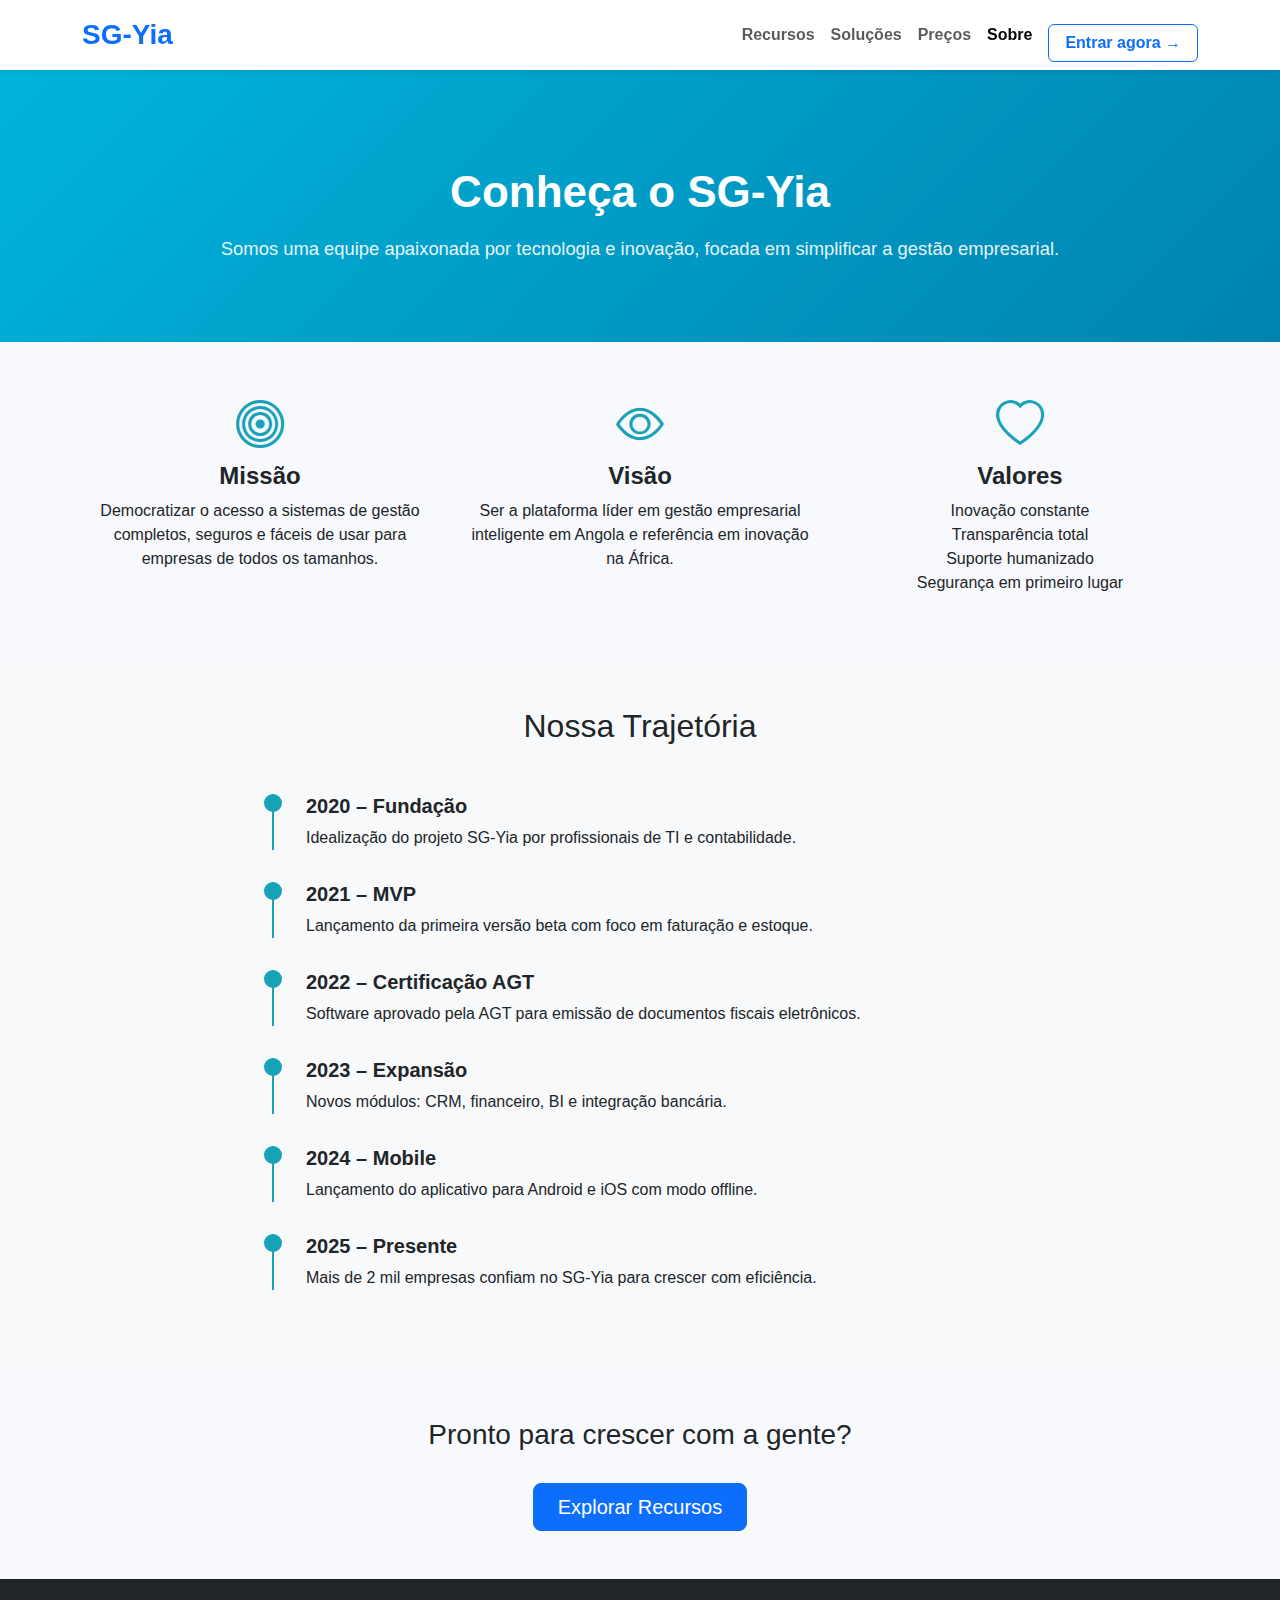
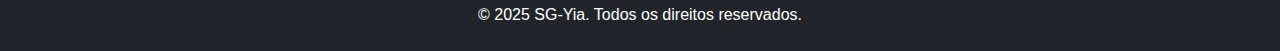
<file: s.html>
<!DOCTYPE html>
<html lang="pt">
<head>
  <meta charset="UTF-8">
  <meta name="viewport" content="width=device-width, initial-scale=1.0">
  <title>Sobre - SG-Yia</title>
  <link href="./css/bootstrap.min.css" rel="stylesheet">
  <link href="./css/style.css" rel="stylesheet">
  <link rel="stylesheet"
        href="https://cdn.jsdelivr.net/npm/bootstrap-icons@1.10.0/font/bootstrap-icons.css">
  <style>
    .about-hero {
      background: linear-gradient(135deg, #00b4db 0%, #0083b0 100%);
      color: #fff;
      padding: 6rem 0 4rem;
    }
    .about-hero h1 {
      font-size: 2.75rem;
      font-weight: 700;
    }
    .about-hero p {
      font-size: 1.15rem;
      opacity: .9;
    }
    .feature-icon-lg {
      font-size: 3rem;
      color: #17a2b7;
    }
    .timeline-item {
      position: relative;
      padding-left: 2rem;
      border-left: 2px solid #17a2b7;
      margin-bottom: 2rem;
    }
    .timeline-item::before {
      content: '';
      position: absolute;
      left: -10px;
      top: 0;
      width: 18px;
      height: 18px;
      border-radius: 50%;
      background: #17a2b7;
    }
  </style>
</head>
<body>

<!-- Navbar (igual ao index) -->
<nav class="navbar navbar-expand-lg navbar-light bg-white shadow-sm sticky-top">
  <div class="container">
    <a class="navbar-brand fw-bold text-primary fs-3" href="index.html">SG-Yia</a>
    <button class="navbar-toggler" type="button" data-bs-toggle="collapse" data-bs-target="#navbarNav">
      <span class="navbar-toggler-icon"></span>
    </button>
    <div class="collapse navbar-collapse" id="navbarNav">
      <ul class="navbar-nav ms-auto align-items-center">
        <li class="nav-item"><a class="nav-link fw-semibold" href="index.html#features">Recursos</a></li>
        <li class="nav-item"><a class="nav-link fw-semibold" href="solucoes.html">Soluções</a></li>
        <li class="nav-item"><a class="nav-link fw-semibold" href="PRECOS.HTML">Preços</a></li>
        <li class="nav-item"><a class="nav-link fw-semibold active" href="sobre.html">Sobre</a></li>
        <li class="nav-item ms-2">
          <a class="btn btn-outline-primary fw-semibold px-3"
             href="../GESTAO/login.php">Entrar agora →</a>
        </li>
      </ul>
    </div>
  </div>
</nav>

<!-- Hero interna -->
<section class="about-hero text-center">
  <div class="container">
    <h1 class="mb-3">Conheça o SG-Yia</h1>
    <p class="lead">
      Somos uma equipe apaixonada por tecnologia e inovação, focada em simplificar a gestão empresarial.
    </p>
  </div>
</section>

<!-- Missão, Visão e Valores -->
<section class="py-5">
  <div class="container">
    <div class="row g-4 text-center">
      <div class="col-md-4">
        <i class="bi bi-bullseye feature-icon-lg mb-3"></i>
        <h4 class="fw-bold">Missão</h4>
        <p>
          Democratizar o acesso a sistemas de gestão completos, seguros e fáceis de usar para empresas de todos os tamanhos.
        </p>
      </div>
      <div class="col-md-4">
        <i class="bi bi-eye feature-icon-lg mb-3"></i>
        <h4 class="fw-bold">Visão</h4>
        <p>
          Ser a plataforma líder em gestão empresarial inteligente em Angola e referência em inovação na África.
        </p>
      </div>
      <div class="col-md-4">
        <i class="bi bi-heart feature-icon-lg mb-3"></i>
        <h4 class="fw-bold">Valores</h4>
        <ul class="list-unstyled">
          <li>Inovação constante</li>
          <li>Transparência total</li>
          <li>Suporte humanizado</li>
          <li>Segurança em primeiro lugar</li>
        </ul>
      </div>
    </div>
  </div>
</section>

<!-- Linha do tempo -->
<section class="py-5 bg-light">
  <div class="container">
    <h2 class="text-center mb-5">Nossa Trajetória</h2>
    <div class="row justify-content-center">
      <div class="col-md-8">
        <div class="timeline-item">
          <h5 class="fw-bold">2020 – Fundação</h5>
          <p>Idealização do projeto SG-Yia por profissionais de TI e contabilidade.</p>
        </div>
        <div class="timeline-item">
          <h5 class="fw-bold">2021 – MVP</h5>
          <p>Lançamento da primeira versão beta com foco em faturação e estoque.</p>
        </div>
        <div class="timeline-item">
          <h5 class="fw-bold">2022 – Certificação AGT</h5>
          <p>Software aprovado pela AGT para emissão de documentos fiscais eletrônicos.</p>
        </div>
        <div class="timeline-item">
          <h5 class="fw-bold">2023 – Expansão</h5>
          <p>Novos módulos: CRM, financeiro, BI e integração bancária.</p>
        </div>
        <div class="timeline-item">
          <h5 class="fw-bold">2024 – Mobile</h5>
          <p>Lançamento do aplicativo para Android e iOS com modo offline.</p>
        </div>
        <div class="timeline-item">
          <h5 class="fw-bold">2025 – Presente</h5>
          <p>Mais de 2 mil empresas confiam no SG-Yia para crescer com eficiência.</p>
        </div>
      </div>
    </div>
  </div>
</section>

<!-- Call to action -->
<section class="py-5 text-center">
  <div class="container">
    <h3 class="mb-3">Pronto para crescer com a gente?</h3>
    <a href="index.html#features" class="btn btn-primary btn-lg px-4">Explorar Recursos</a>
  </div>
</section>

<!-- Footer (igual ao index) -->
<footer class="bg-dark text-white py-4">
  <div class="container text-center">
    <p class="mb-0">© 2025 SG-Yia. Todos os direitos reservados.</p>
  </div>
</footer>

<script src="./js/bootstrap.bundle.min.js"></script>
</body>
</html>
</file>
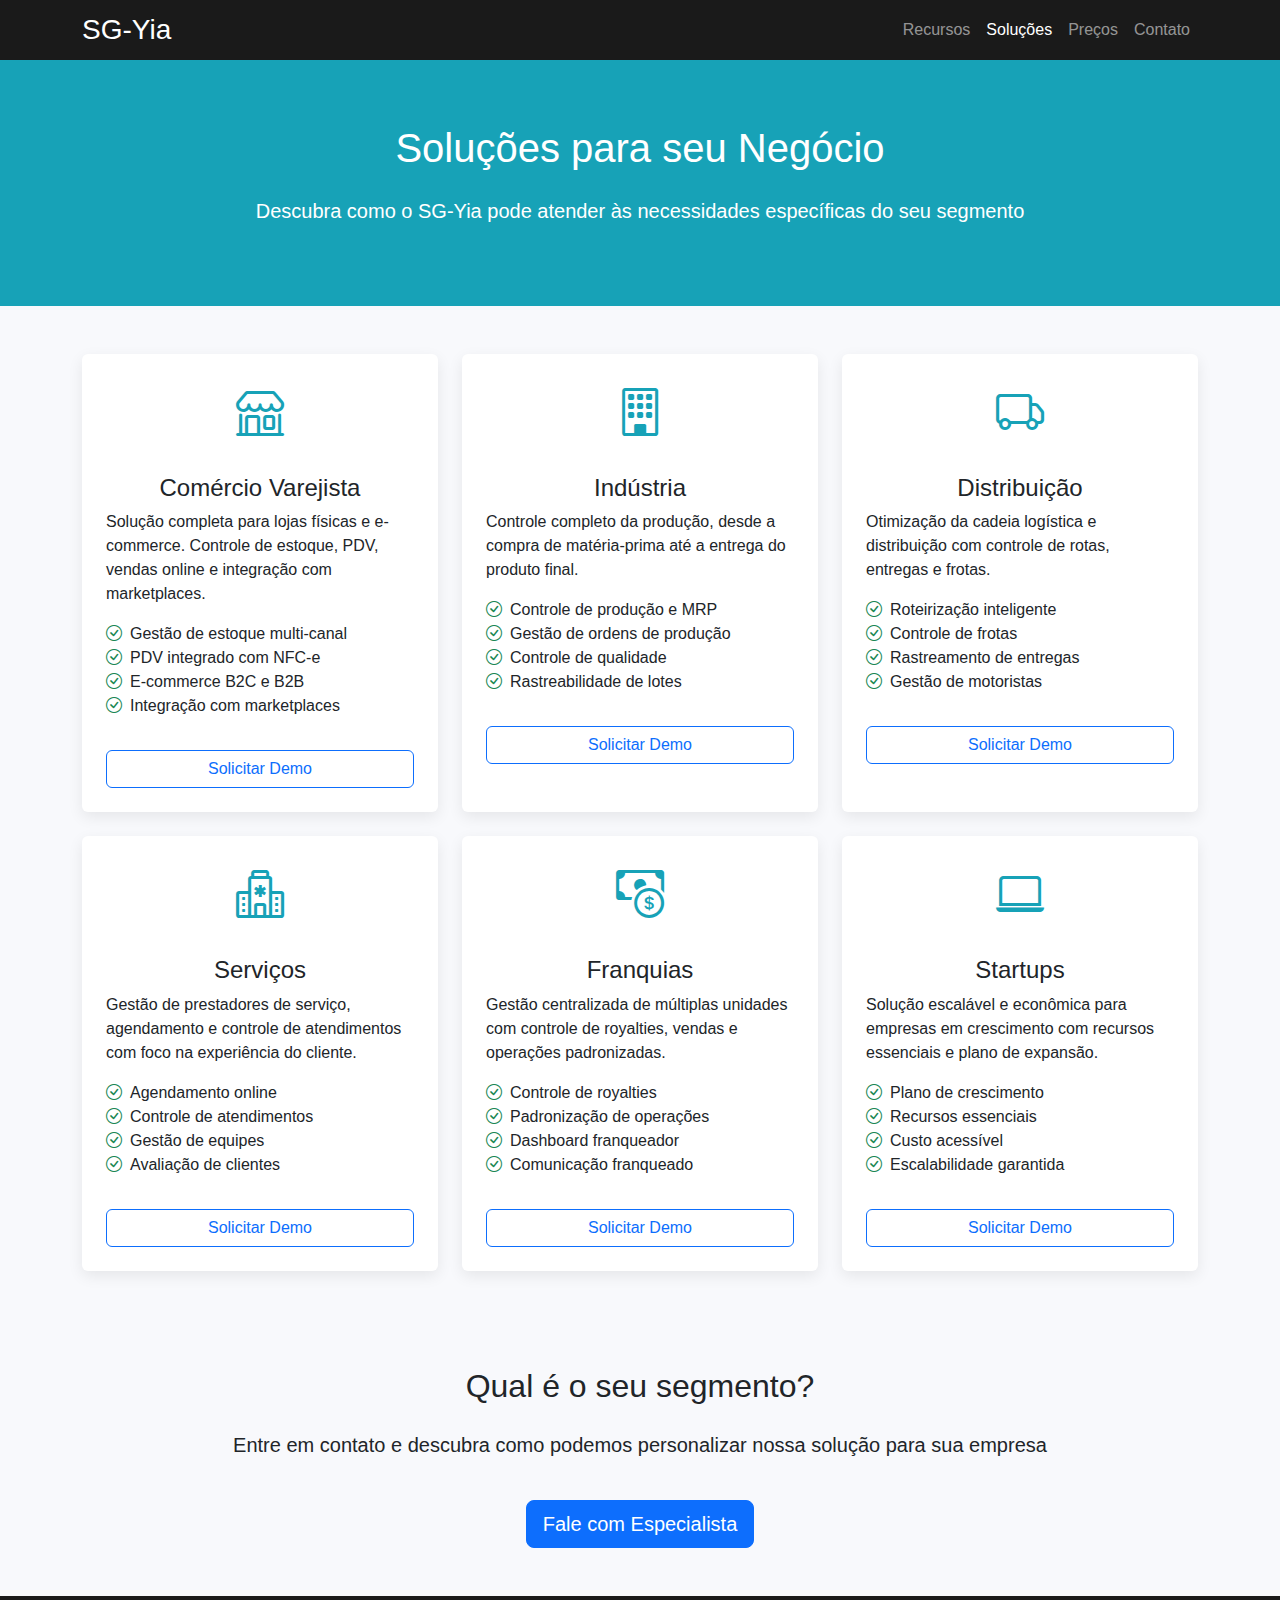
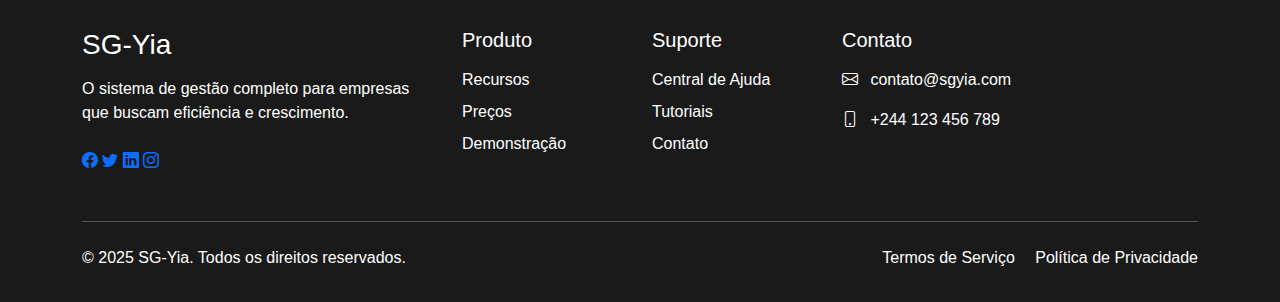
<file: solucoes.html>
<!DOCTYPE html>
<html lang="pt">
<head>
  <meta charset="UTF-8">
  <meta name="viewport" content="width=device-width, initial-scale=1.0">
  <title>Soluções - SG-Yia | Sistema de Gestão Inteligente</title>
<link href="./css/bootstrap.min.css" rel="stylesheet" />
<link href="./css/style.css" rel="stylesheet" />
  <link rel="stylesheet" href="https://cdn.jsdelivr.net/npm/bootstrap-icons@1.10.0/font/bootstrap-icons.css">
  <style>
   
    .hero {
      background: linear-gradient(135deg, var(--primary), var(--primary-dark));
      color: white;
      padding: 4rem 0;
    }
    
    .solution-card {
      border: none;
      box-shadow: 0 5px 15px rgba(0,0,0,0.08);
      transition: transform 0.3s;
    }
    
    .solution-card:hover {
      transform: translateY(-5px);
    }
    
    .navbar-dark {
      background-color: #1a1a1a !important;
    }
  </style>
</head>
<body>
  <!-- Navbar -->
   <nav class="navbar navbar-expand-lg navbar-dark bg-dark sticky-top">
    <div class="container">
      <a class="navbar-brand" href="index.html">
        <h3 class="m-0">SG-Yia</h3>
      </a>
      <button class="navbar-toggler" type="button" data-bs-toggle="collapse" data-bs-target="#navbarNav">
        <span class="navbar-toggler-icon"></span>
      </button>
      <div class="collapse navbar-collapse" id="navbarNav">
        <ul class="navbar-nav ms-auto">
          <li class="nav-item"><a class="nav-link" href="recursos.html">Recursos</a></li>
          <li class="nav-item"><a class="nav-link active" href="solucoes.html">Soluções</a></li>
          <li class="nav-item"><a class="nav-link " href="precos.html">Preços</a></li>
          <li class="nav-item"><a class="nav-link" href="contato.html">Contato</a></li>
        </ul>
        
      </div>
    </div>
  </nav>

  <!-- Hero Section -->
  <section class="hero">
    <div class="container text-center">
      <h1 class="mb-4">Soluções para seu Negócio</h1>
      <p class="lead">Descubra como o SG-Yia pode atender às necessidades específicas do seu segmento</p>
    </div>
  </section>

  <!-- Solutions Section -->
  <section class="py-5">
    <div class="container">
      <div class="row g-4">
        <div class="col-lg-4">
          <div class="card solution-card h-100">
            <div class="card-body p-4">
              <div class="text-center mb-4">
                <i class="bi bi-shop" style="font-size: 3rem; color: var(--primary);"></i>
              </div>
              <h4 class="card-title text-center">Comércio Varejista</h4>
              <p class="card-text">Solução completa para lojas físicas e e-commerce. Controle de estoque, PDV, vendas online e integração com marketplaces.</p>
              <ul class="list-unstyled">
                <li><i class="bi bi-check-circle text-success me-2"></i>Gestão de estoque multi-canal</li>
                <li><i class="bi bi-check-circle text-success me-2"></i>PDV integrado com NFC-e</li>
                <li><i class="bi bi-check-circle text-success me-2"></i>E-commerce B2C e B2B</li>
                <li><i class="bi bi-check-circle text-success me-2"></i>Integração com marketplaces</li>
              </ul>
              <a href="demo.html" class="btn btn-outline-primary w-100">Solicitar Demo</a>
            </div>
          </div>
        </div>
        
        <div class="col-lg-4">
          <div class="card solution-card h-100">
            <div class="card-body p-4">
              <div class="text-center mb-4">
                <i class="bi bi-building" style="font-size: 3rem; color: var(--primary);"></i>
              </div>
              <h4 class="card-title text-center">Indústria</h4>
              <p class="card-text">Controle completo da produção, desde a compra de matéria-prima até a entrega do produto final.</p>
              <ul class="list-unstyled">
                <li><i class="bi bi-check-circle text-success me-2"></i>Controle de produção e MRP</li>
                <li><i class="bi bi-check-circle text-success me-2"></i>Gestão de ordens de produção</li>
                <li><i class="bi bi-check-circle text-success me-2"></i>Controle de qualidade</li>
                <li><i class="bi bi-check-circle text-success me-2"></i>Rastreabilidade de lotes</li>
              </ul>
              <a href="demo.html" class="btn btn-outline-primary w-100">Solicitar Demo</a>
            </div>
          </div>
        </div>
        
        <div class="col-lg-4">
          <div class="card solution-card h-100">
            <div class="card-body p-4">
              <div class="text-center mb-4">
                <i class="bi bi-truck" style="font-size: 3rem; color: var(--primary);"></i>
              </div>
              <h4 class="card-title text-center">Distribuição</h4>
              <p class="card-text">Otimização da cadeia logística e distribuição com controle de rotas, entregas e frotas.</p>
              <ul class="list-unstyled">
                <li><i class="bi bi-check-circle text-success me-2"></i>Roteirização inteligente</li>
                <li><i class="bi bi-check-circle text-success me-2"></i>Controle de frotas</li>
                <li><i class="bi bi-check-circle text-success me-2"></i>Rastreamento de entregas</li>
                <li><i class="bi bi-check-circle text-success me-2"></i>Gestão de motoristas</li>
              </ul>
              <a href="demo.html" class="btn btn-outline-primary w-100">Solicitar Demo</a>
            </div>
          </div>
        </div>
        
        <div class="col-lg-4">
          <div class="card solution-card h-100">
            <div class="card-body p-4">
              <div class="text-center mb-4">
                <i class="bi bi-hospital" style="font-size: 3rem; color: var(--primary);"></i>
              </div>
              <h4 class="card-title text-center">Serviços</h4>
              <p class="card-text">Gestão de prestadores de serviço, agendamento e controle de atendimentos com foco na experiência do cliente.</p>
              <ul class="list-unstyled">
                <li><i class="bi bi-check-circle text-success me-2"></i>Agendamento online</li>
                <li><i class="bi bi-check-circle text-success me-2"></i>Controle de atendimentos</li>
                <li><i class="bi bi-check-circle text-success me-2"></i>Gestão de equipes</li>
                <li><i class="bi bi-check-circle text-success me-2"></i>Avaliação de clientes</li>
              </ul>
              <a href="demo.html" class="btn btn-outline-primary w-100">Solicitar Demo</a>
            </div>
          </div>
        </div>
        
        <div class="col-lg-4">
          <div class="card solution-card h-100">
            <div class="card-body p-4">
              <div class="text-center mb-4">
                <i class="bi bi-cash-coin" style="font-size: 3rem; color: var(--primary);"></i>
              </div>
              <h4 class="card-title text-center">Franquias</h4>
              <p class="card-text">Gestão centralizada de múltiplas unidades com controle de royalties, vendas e operações padronizadas.</p>
              <ul class="list-unstyled">
                <li><i class="bi bi-check-circle text-success me-2"></i>Controle de royalties</li>
                <li><i class="bi bi-check-circle text-success me-2"></i>Padronização de operações</li>
                <li><i class="bi bi-check-circle text-success me-2"></i>Dashboard franqueador</li>
                <li><i class="bi bi-check-circle text-success me-2"></i>Comunicação franqueado</li>
              </ul>
              <a href="demo.html" class="btn btn-outline-primary w-100">Solicitar Demo</a>
            </div>
          </div>
        </div>
        
        <div class="col-lg-4">
          <div class="card solution-card h-100">
            <div class="card-body p-4">
              <div class="text-center mb-4">
                <i class="bi bi-laptop" style="font-size: 3rem; color: var(--primary);"></i>
              </div>
              <h4 class="card-title text-center">Startups</h4>
              <p class="card-text">Solução escalável e econômica para empresas em crescimento com recursos essenciais e plano de expansão.</p>
              <ul class="list-unstyled">
                <li><i class="bi bi-check-circle text-success me-2"></i>Plano de crescimento</li>
                <li><i class="bi bi-check-circle text-success me-2"></i>Recursos essenciais</li>
                <li><i class="bi bi-check-circle text-success me-2"></i>Custo acessível</li>
                <li><i class="bi bi-check-circle text-success me-2"></i>Escalabilidade garantida</li>
              </ul>
              <a href="demo.html" class="btn btn-outline-primary w-100">Solicitar Demo</a>
            </div>
          </div>
        </div>
      </div>
    </div>
  </section>

  <!-- CTA Section -->
  <section class="py-5 text-center" style="background-color: var(--secondary);">
    <div class="container">
      <h2 class="mb-4">Qual é o seu segmento?</h2>
      <p class="lead mb-4">Entre em contato e descubra como podemos personalizar nossa solução para sua empresa</p>
      <a href="contato.html" class="btn btn-primary btn-lg">Fale com Especialista</a>
    </div>
  </section>


   <!-- Footer -->
  <footer>
    <div class="container">
      <div class="row">
        <div class="col-lg-4 mb-4">
          <h3 class="mb-3">SG-Yia</h3>
          <p>O sistema de gestão completo para empresas que buscam eficiência e crescimento.</p>
          <div class="social-icons mt-4">
            <a href="#"><i class="bi bi-facebook"></i></a>
            <a href="#"><i class="bi bi-twitter"></i></a>
            <a href="#"><i class="bi bi-linkedin"></i></a>
            <a href="#"><i class="bi bi-instagram"></i></a>
          </div>
        </div>
        <div class="col-lg-2 col-md-4 mb-4">
          <h5 class="mb-3">Produto</h5>
          <ul class="list-unstyled">
            <li class="mb-2"><a href="recursos.html" class="text-white text-decoration-none">Recursos</a></li>
            <li class="mb-2"><a href="PRECOS.HTML" class="text-white text-decoration-none">Preços</a></li>
            <li class="mb-2"><a href="demo.html" class="text-white text-decoration-none">Demonstração</a></li>
          </ul>
        </div>
        <div class="col-lg-2 col-md-4 mb-4">
          <h5 class="mb-3">Suporte</h5>
          <ul class="list-unstyled">
            <li class="mb-2"><a href="#" class="text-white text-decoration-none">Central de Ajuda</a></li>
            <li class="mb-2"><a href="#" class="text-white text-decoration-none">Tutoriais</a></li>
            <li class="mb-2"><a href="contato.html" class="text-white text-decoration-none">Contato</a></li>
          </ul>
        </div>
        <div class="col-lg-4 col-md-4 mb-4">
          <h5 class="mb-3">Contato</h5>
          <p><i class="bi bi-envelope me-2"></i> contato@sgyia.com</p>
          <p><i class="bi bi-phone me-2"></i> +244 123 456 789</p>
        </div>
      </div>
      <hr class="my-4 bg-secondary">
      <div class="row">
        <div class="col-md-6 text-center text-md-start">
          <p class="mb-0">© 2025 SG-Yia. Todos os direitos reservados.</p>
        </div>
        <div class="col-md-6 text-center text-md-end">
          <a href="#" class="text-white text-decoration-none me-3">Termos de Serviço</a>
          <a href="#" class="text-white text-decoration-none">Política de Privacidade</a>
        </div>
      </div>
    </div>
  </footer>

  <script src="./js/bootstrap.bundle.min.js"></script>
</body>
</html>
</file>
<file: css/style.css>
:root {
      --primary:  #17a2b7;;
      --primary-dark:  #17a2b7;;
      --secondary: #f8f9fc;
     
      --light: #ffffff;
    }
    
    body {
      font-family: 'Segoe UI', sans-serif;
      background-color: #f8f9fc;
    }


  
    .hero {
      background: linear-gradient(135deg, var(--primary), var(--primary-dark));
      color: white;
      padding: 4rem 0;
    }
    
    .pricing-card {
      border: none;
      box-shadow: 0 5px 15px rgba(0,0,0,0.08);
      transition: transform 0.3s;
    }
    
    .pricing-card:hover {
      transform: translateY(-5px);
    }
    
    .pricing-card.featured {
      border: 2px solid var(--primary);
      position: relative;
    }
    
    .featured-badge {
      position: absolute;
      top: -10px;
      left: 50%;
      transform: translateX(-50%);
      background: var(--primary);
      color: white;
      padding: 5px 20px;
      border-radius: 20px;
      font-size: 0.8rem;
    }
    
    .navbar-dark {
      background-color: #1a1a1a !important;
    }


    .section-header {
      background: linear-gradient(135deg, var(--primary), var(--primary-dark));
      color: white;
      padding: 4rem 0;
    }

     .navbar-dark {
      background-color: #1a1a1a !important;
    }
    
    footer {
      background: #1a1a1a;
      color: white;
      padding: 2rem 0;
    }
</file>
<file: css/header.css>
.bi{


    color: #000;
   }



       
    footer {
      background: linear-gradient( to right, #00c4d9,#034489 );
      
      color: #000;
      padding: 2rem 0;
    }

      .feature-icon {
      font-size: 2.5rem;
      color: var(--primary);
      margin-bottom: 1.5rem;
    }
    .an{

        color: #000;
    }


    footer .text-whit{

        color: #000;
    }

    .btn{

border-radius: 0.8rem;
font-size: 1rem;
    }

    .ln{
      margin-left: 0;
      margin-right: 0.1rem;
    }
    .ln2{
      margin-left: 0;
      margin-right: 0;
    }



    
    /* FAQ SECTION */
    .faq-item {
      margin-bottom: 1rem;
    }
    
    .faq-question {
      cursor: pointer;
      background: var(--light);
      border: 1px solid #dee2e6;
      border-radius: 0.5rem;
      padding: 1rem;
      display: flex;
      justify-content: space-between;
      align-items: center;
      font-size: 0.9rem;
    }

    @media (min-width: 768px) {
      .faq-question {
        font-size: 1rem;
      }
    }
    
    .faq-answer {
      display: none;
      padding: 1rem;
      background: #f1f3f5;
      border-radius: 0 0 0.5rem 0.5rem;
      font-size: 0.9rem;
    }

    .white{
background-color: #008000;
border: 0.1rem solid #012901;
border-radius: 4rem;
font-size: 1rem;




    }

    .danger{
background-color: #ff0000;
border: 0.1rem solid #4e0101;
border-radius: 4rem;
font-size: 1rem;




    }
    .btn-primary, .featured-badge{
      background: linear-gradient( to left, #00c4d9,#034489 );



    }


    .flex-grow-1{


     
      border-radius: 0.6rem;
      box-shadow: 0.1rem 0.1rem 0.4rem rgba(0, 0, 0, 0.2);
      padding: 1rem;
    }



    @media (max-width: 480px) {
      /* Reduz tamanho de fontes */
      .hero h1 {
        font-size: 1.5rem;
      }
      .hero p {
        font-size: 0.9rem;
      }
    
      /* Ajusta botões */
      .hero-btn-primary,
      .hero-btn-primary2 {
        font-size: 0.85rem;
        padding: 0.5rem 0.75rem;
      }
    
      /* Reduz cards */
      .feature-card,
      .pricing-card,
      .solution-card {
        padding: 1rem;
        margin-bottom: 1rem;
      }
    
      /* Ajusta títulos */
      .palavra span,
      h2 {
        font-size: 1.4rem;
      }
    
      /* Ajusta formulários */
      .form-control,
      .form-select,
      .btn {
        font-size: 0.875rem;
      }
    
      /* Ajusta navbar */
      .navbar-brand {
        font-size: 1.2rem;
      }
    
      /* Ajusta imagem */
      .hero-img {
        margin-top: 1rem;
      }
    
      /* Ajusta espaçamentos */
      section,
      .features,
      .hero {
        padding: 2rem 0;
      }
    
      /* Ajusta mapa */
      iframe {
        height: 200px;
      }
    }


    .feed{

display: block;
margin-left: auto;
margin-right: auto;
background-color: #f1f3f5;

    }

.exp{
  background: linear-gradient( to left, #00c4d9,#034489,#00c4d9 );

height: 20.7rem;

}

.gra{


  color: #00c4d9;
}



.feature-icon-lg {
  font-size: 3rem;
  color: #17a2b7;
}


.bi-telephone,.bi-envelope,.bi-geo-alt{

  color: #00c4d9;
}
.ii{

display: block;

top: 100;


  
}
</file>
